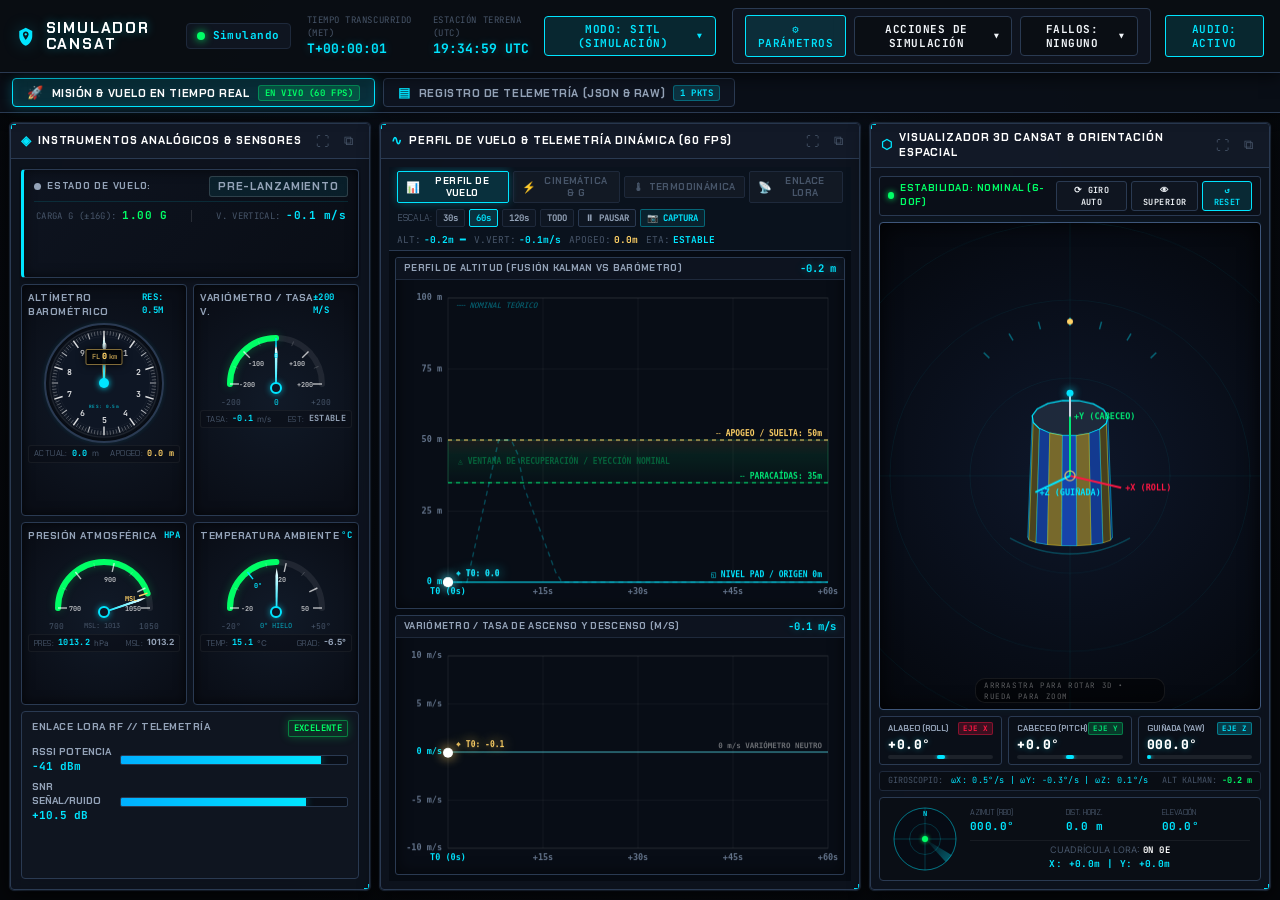
<file: index.html>
<!DOCTYPE html>
<html lang="es">
<head>
  <meta charset="UTF-8">
  <meta name="viewport" content="width=device-width, initial-scale=1.0">
  <title>CanSat Ground Station & Tactical Simulator | SITL & HITL</title>
  <meta name="description" content="Estación terrena y simulador táctico aeroespacial de alta fidelidad para CanSat. Operación dual SITL (física inercial) y HITL (Web Serial ESP32 / LoRa).">

  <!-- Typography: Tactical JetBrains Mono & Chakra Petch -->
  <link rel="preconnect" href="https://fonts.googleapis.com">
  <link rel="preconnect" href="https://fonts.gstatic.com" crossorigin>
  <link href="https://fonts.googleapis.com/css2?family=Chakra+Petch:wght@500;600;700;800&family=JetBrains+Mono:wght@400;500;700;800&family=Inter:wght@400;500;600&display=swap" rel="stylesheet">

  <!-- Tactical Style Sheets -->
  <link rel="stylesheet" href="css/base.css">
  <link rel="stylesheet" href="css/dashboard.css">
  <link rel="stylesheet" href="css/instruments.css">
  <link rel="stylesheet" href="css/tactical_grid.css">
</head>
<body>

  <!-- Master Application Layout -->
  <div class="app-container">

    <!-- MASTER TACTICAL HEADER -->
    <header class="master-header">
      <div class="header-left">
        <div class="mission-logo">
          <!-- Aerospace Tactical Vector Icon -->
          <svg class="mission-emblem" viewBox="0 0 24 24">
            <path d="M12 2L4 6v6c0 5.55 3.84 10.74 8 12 4.16-1.26 8-6.45 8-12V6l-8-4zm0 4.5c1.93 0 3.5 1.57 3.5 3.5 0 2.5-3.5 7-3.5 7s-3.5-4.5-3.5-7c0-1.93 1.57-3.5 3.5-3.5zm0 2c-.83 0-1.5.67-1.5 1.5s.67 1.5 1.5 1.5 1.5-.67 1.5-1.5-.67-1.5-1.5-1.5z"/>
          </svg>
          <div class="mission-title-group">
            <h1>Simulador CanSat</h1>
          </div>
        </div>

        <!-- PÍLDORA DE ESTADO GLOBAL SIMPLIFICADA (En linea, Sin conexion, Simulando, Error) -->
        <div class="status-pill-group" id="master-status-pill">
          <span class="status-dot" id="master-status-dot"></span>
          <span class="font-mono" style="font-size:11px; font-weight:700;" id="master-status-text">Simulando</span>
        </div>
      </div>

      <!-- CENTER: MISSION CLOCKS & MODE DROPDOWN -->
      <div class="header-center">
        <div class="header-clocks">
          <div class="clock-item">
            <span class="clock-label">TIEMPO TRANSCURRIDO (MET)</span>
            <span class="clock-val" id="clock-met-val">T+00:00:00</span>
          </div>
          <div class="clock-item">
            <span class="clock-label">ESTACIÓN TERRENA (UTC)</span>
            <span class="clock-val" id="clock-utc-val">--:--:-- UTC</span>
          </div>
        </div>

        <!-- 3. SELECTOR DE MODO DESPLEGABLE TÁCTICO -->
        <div class="tactical-dropdown" id="mode-dropdown">
          <button type="button" class="tactical-dropdown-btn primary" id="mode-dropdown-trigger">
            <span id="mode-dropdown-label">MODO: SITL (SIMULACIÓN)</span>
            <span class="dropdown-arrow">▼</span>
          </button>
          <div class="tactical-dropdown-menu">
            <div class="dropdown-item active" data-mode="SITL">⚡ Modo SITL (Simulación)</div>
            <div class="dropdown-item" data-mode="HITL">📡 Modo HITL (Hardware ESP32)</div>
          </div>
        </div>
      </div>

      <!-- RIGHT: DYNAMIC TOOLBAR DROPDOWN & PARAMETERS BUTTON -->
      <div class="header-right">
        <!-- SITL Dedicated Controls: Parámetros como botón + Menú desplegable de acciones -->
        <div class="control-strip" id="sitl-controls-strip">
          <button class="btn-tactical primary" id="sitl-btn-config" title="Configurar Parámetros de Misión">⚙ PARÁMETROS</button>

          <!-- 4. Menú desplegable de Acciones de Simulación -->
          <div class="tactical-dropdown" id="sitl-actions-dropdown">
            <button type="button" class="tactical-dropdown-btn" id="sitl-actions-trigger">
              <span id="sitl-actions-label">ACCIONES DE SIMULACIÓN</span>
              <span class="dropdown-arrow">▼</span>
            </button>
            <div class="tactical-dropdown-menu">
              <div class="dropdown-item" data-sitl-action="PLAY">▶ Iniciar / Reanudar Simulación</div>
              <div class="dropdown-item" data-sitl-action="PAUSE">⏸ Pausar Simulación</div>
              <div class="dropdown-item" data-sitl-action="RESET">↺ Reiniciar Perfil de Vuelo</div>
            </div>
          </div>
          
          <!-- Menú desplegable de Inyección de Fallos -->
          <div class="tactical-dropdown" id="sitl-anomaly-dropdown">
            <button type="button" class="tactical-dropdown-btn" id="sitl-anomaly-trigger">
              <span id="sitl-anomaly-label">FALLOS: NINGUNO</span>
              <span class="dropdown-arrow">▼</span>
            </button>
            <div class="tactical-dropdown-menu">
              <div class="dropdown-item active" data-anomaly="NONE">✓ Estado Nominal (Sin Fallos)</div>
              <div class="dropdown-divider"></div>
              <div class="dropdown-item" data-anomaly="PARACHUTE_FAILURE">⚠ Fallo Despliegue Paracaídas</div>
              <div class="dropdown-item" data-anomaly="BARO_SPIKE">⚠ Pico Errático Barómetro (BMP280)</div>
              <div class="dropdown-item" data-anomaly="SIGNAL_DROP">⚠ Degradación Enlace LoRa</div>
            </div>
          </div>
        </div>

        <!-- HITL Dedicated Controls: Herramientas serial en menú desplegable -->
        <div class="control-strip" id="hitl-controls-strip" style="display:none;">
          <select id="serial-baud-select" class="table-input" style="font-size:10px; padding:4px 6px;">
            <option value="115200" selected>115200 Baudios</option>
            <option value="57600">57600 Baudios</option>
            <option value="9600">9600 Baudios</option>
          </select>

          <!-- 4. Menú desplegable para acciones de Hardware Serial -->
          <div class="tactical-dropdown" id="hitl-actions-dropdown">
            <button type="button" class="tactical-dropdown-btn success" id="hitl-actions-trigger">
              <span id="hitl-actions-label">HERRAMIENTAS SERIAL</span>
              <span class="dropdown-arrow">▼</span>
            </button>
            <div class="tactical-dropdown-menu">
              <div class="dropdown-item" id="hitl-item-connect" data-hitl-action="CONNECT">⚡ Conectar ESP32 (Serial)</div>
              <div class="dropdown-item danger" id="hitl-item-disconnect" data-hitl-action="DISCONNECT" style="display:none;">✕ Desconectar ESP32</div>
              <div class="dropdown-divider"></div>
              <div class="dropdown-item" data-hitl-action="CONSOLE">⌨ Abrir Consola Serial</div>
            </div>
          </div>
        </div>

        <!-- Master system switches (sin efecto CRT) -->
        <div class="system-actions">
          <button class="btn-tactical primary" id="btn-audio-toggle" title="Activar/Silenciar Audio Diegético">AUDIO: ACTIVO</button>
        </div>
      </div>
    </header>

    <!-- WORKSPACE TACTICAL TABS STRIP -->
    <nav class="tactical-workspace-tabs" id="workspace-tabs-nav">
      <button class="workspace-tab-btn active" data-tab="flight" id="tab-btn-flight" title="Visualización táctica de vuelo, instrumentos y perfiles">
        <span class="tab-btn-icon">🚀</span>
        <span class="tab-btn-text">MISIÓN & VUELO EN TIEMPO REAL</span>
        <span class="tab-btn-pill live">EN VIVO (60 FPS)</span>
      </button>
      <button class="workspace-tab-btn" data-tab="telemetry" id="tab-btn-telemetry" title="Registro detallado de telemetría en bruto, filtrado y exportador">
        <span class="tab-btn-icon">▤</span>
        <span class="tab-btn-text">REGISTRO DE TELEMETRÍA (JSON & RAW)</span>
        <span class="tab-btn-pill counter" id="tab-telemetry-badge">0 PKTS</span>
      </button>
    </nav>

    <!-- TAB 1: FLIGHT & MISSION WORKSPACE -->
    <main class="tactical-workspace" id="workspace-tab-flight">

      <!-- QUADRANT 1: ANALOG INSTRUMENTS CLUSTER -->
      <section class="tactical-panel panel-instruments" data-module-id="instruments">
        <div class="panel-header">
          <div class="panel-title">
            <span class="panel-title-icon">◈</span>
            <span>INSTRUMENTOS ANALÓGICOS & SENSORES</span>
          </div>
          <div class="panel-actions">
            <button class="btn-icon maximize-btn" title="Maximizar panel en pantalla completa">⛶</button>
            <button class="btn-icon popout-btn" title="Desacoplar a monitor secundario 4K">⧉</button>
          </div>
        </div>
        <div class="panel-body" id="panel-instruments-body">
          <!-- Populated by AnalogGaugesComponent -->
        </div>
      </section>

      <!-- QUADRANT 2: DYNAMIC 60FPS OSCILLOSCOPE CHARTS -->
      <section class="tactical-panel panel-charts" data-module-id="charts">
        <div class="panel-header">
          <div class="panel-title">
            <span class="panel-title-icon">∿</span>
            <span>PERFIL DE VUELO & TELEMETRÍA DINÁMICA (60 FPS)</span>
          </div>
          <div class="panel-actions">
            <button class="btn-icon maximize-btn" title="Maximizar panel en pantalla completa">⛶</button>
            <button class="btn-icon popout-btn" title="Desacoplar a monitor secundario 4K">⧉</button>
          </div>
        </div>
        <div class="panel-body" id="panel-charts-body">
          <!-- Populated by ChartsEngine -->
        </div>
      </section>

      <!-- QUADRANT 3: 2D POLAR/CARTESIAN TACTICAL RADAR & ATTITUDE HUD -->
      <section class="tactical-panel panel-tactical-radar" data-module-id="radar">
        <div class="panel-header">
          <div class="panel-title">
            <span class="panel-title-icon">⬡</span>
            <span>VISUALIZADOR 3D CANSAT & ORIENTACIÓN ESPACIAL</span>
          </div>
          <div class="panel-actions">
            <button class="btn-icon maximize-btn" title="Maximizar panel en pantalla completa">⛶</button>
            <button class="btn-icon popout-btn" title="Desacoplar a monitor secundario 4K">⧉</button>
          </div>
        </div>
        <div class="panel-body" id="panel-radar-body">
          <!-- Populated by TacticalRadarComponent -->
        </div>
      </section>

    </main>

    <!-- TAB 2: RAW TELEMETRY DATA & EXPORT WORKSPACE -->
    <main class="tactical-workspace-telemetry" id="workspace-tab-telemetry" style="display: none;">
      <!-- FULL VIEWPORT RAW TELEMETRY PANEL -->
      <section class="tactical-panel panel-raw-telemetry" data-module-id="raw_table">
        <div class="panel-header">
          <div class="panel-title">
            <span class="panel-title-icon">▤</span>
            <span>REGISTRO DE TELEMETRÍA EN BRUTO (PAQUETES JSON)</span>
          </div>
          <div class="panel-actions">
            <button class="btn-icon maximize-btn" title="Maximizar panel en pantalla completa">⛶</button>
            <button class="btn-icon popout-btn" title="Desacoplar a monitor secundario 4K">⧉</button>
          </div>
        </div>
        <div class="panel-body" id="panel-raw-body">
          <!-- Populated by RawTableComponent -->
        </div>
      </section>
    </main>

  </div>

  <!-- SERIAL CONSOLE MODAL FOR HITL DEBUGGING -->
  <div class="serial-console-overlay" id="serial-console-modal">
    <div class="panel-header" style="background:#0e1522;">
      <div class="panel-title">
        <span class="panel-title-icon">⌨</span>
        <span>CONSOLA RAW WEB SERIAL (ESP32 - 115200 BAUD)</span>
      </div>
      <button class="btn-tactical danger" id="btn-close-serial-console" style="padding:2px 6px; font-size:10px;">CERRAR</button>
    </div>
    <div class="serial-log-content" id="serial-log-pre">-- Monitor Serial CanSat Listo --
Esperando flujo asíncrono desde ESP32...
</div>
    <div style="padding:6px; display:flex; gap:6px; background:#0e1522; border-top:1px solid var(--border-tactical);">
      <input type="text" id="input-serial-cmd" class="table-input" placeholder="Enviar comando al ESP32 (ej. PING, CALIBRATE)..." style="flex:1;">
      <button class="btn-tactical primary" id="btn-send-serial-cmd">ENVIAR</button>
    </div>
  </div>

  <!-- SITL MISSION PARAMETERS CONFIGURATION MODAL -->
  <div class="tactical-modal-backdrop" id="sitl-config-modal">
    <div class="tactical-modal-dialog">
      <div class="modal-header-strip">
        <div class="panel-title">
          <span class="panel-title-icon">⚙</span>
          <span>PARÁMETROS DE MISIÓN // SIMULADOR FÍSICO SITL</span>
        </div>
        <button class="btn-tactical danger" id="btn-modal-close-x" style="padding:2px 7px; font-size:10px;">✕</button>
      </div>

      <div class="modal-body-content">
        <!-- Quick Presets -->
        <div class="modal-presets-strip">
          <span style="font-size:10px; color:var(--text-muted); text-transform:uppercase; font-family:var(--font-display);">PRESETS RÁPIDOS:</span>
          <button class="btn-tactical" id="preset-btn-drone" style="font-size:10px; padding:3px 8px; color:var(--c-cyan); border-color:var(--border-focus);">🛸 Dron Oficial (50m / 500g)</button>
          <button class="btn-tactical" id="preset-btn-standard" style="font-size:10px; padding:3px 8px;">🚀 Cohete (850m)</button>
          <button class="btn-tactical" id="preset-btn-low" style="font-size:10px; padding:3px 8px;">Baja Altura (400m)</button>
          <button class="btn-tactical" id="preset-btn-windy" style="font-size:10px; padding:3px 8px;">Viento Fuerte (7m/s)</button>
          <button class="btn-tactical" id="preset-btn-high" style="font-size:10px; padding:3px 8px;">Gran Altitud (1200m)</button>
        </div>

        <!-- 2-Column Grid Form -->
        <div class="modal-grid-form">
          <!-- Launch / Elevation Method -->
          <div class="modal-field-group" style="grid-column: 1 / 3;">
            <label class="modal-field-label">
              <span>Método de Elevación / Lanzamiento</span>
              <span class="unit">PERFIL FÍSICO</span>
            </label>
            <select id="cfg-launch-method" class="table-input">
              <option value="DRONE" selected>🛸 Dron Multirrotor (Ascenso Controlado y Suelta a 50m)</option>
              <option value="ROCKET">🚀 Cohete Sonda (Propulsión Balística ~4.5G)</option>
            </select>
          </div>

          <!-- Drone Ascent Speed -->
          <div class="modal-field-group" id="group-drone-speed">
            <label class="modal-field-label">
              <span>Velocidad Ascenso Dron</span>
              <span class="unit">m/s</span>
            </label>
            <input type="number" id="cfg-drone-speed" class="table-input" value="5.0" min="1.0" max="15.0" step="0.5">
          </div>

          <!-- Drone Hover Duration -->
          <div class="modal-field-group" id="group-drone-hover">
            <label class="modal-field-label">
              <span>Estacionario Previo a Suelta</span>
              <span class="unit">SEGUNDOS</span>
            </label>
            <input type="number" id="cfg-drone-hover" class="table-input" value="2.0" min="0.5" max="10.0" step="0.5">
          </div>

          <!-- 1. Apogee / Release target -->
          <div class="modal-field-group">
            <label class="modal-field-label">
              <span>Altitud de Suelta / Apogeo</span>
              <span class="unit">METROS</span>
            </label>
            <input type="number" id="cfg-apogee" class="table-input" value="50" min="10" max="5000" step="5">
          </div>

          <!-- 2. Parachute Deployment Alt -->
          <div class="modal-field-group">
            <label class="modal-field-label">
              <span>Despliegue de Paracaídas</span>
              <span class="unit">METROS</span>
            </label>
            <input type="number" id="cfg-chute-alt" class="table-input" value="35" min="5" max="3000" step="5">
          </div>

          <!-- 3. CanSat Mass -->
          <div class="modal-field-group">
            <label class="modal-field-label">
              <span>Masa del CanSat</span>
              <span class="unit">GRAMOS</span>
            </label>
            <input type="number" id="cfg-mass" class="table-input" value="500" min="50" max="2000" step="10">
          </div>

          <!-- 4. Wind Speed & Direction Header with GPS Action -->
          <div style="grid-column: 1 / 3; display:flex; align-items:center; justify-content:space-between; margin-top:2px; margin-bottom:-4px;">
            <span style="font-size:10px; color:var(--text-secondary); font-family:var(--font-display); font-weight:700; text-transform:uppercase;">CONDICIONES DE VIENTO & ATMÓSFERA</span>
            <button class="btn-tactical" id="btn-fetch-weather" type="button" style="font-size:9.5px; padding:2px 8px; color:var(--c-cyan); border-color:var(--border-focus);">
              📍 CONSULTAR VIENTO LOCAL (GPS)
            </button>
          </div>

          <!-- Wind Speed -->
          <div class="modal-field-group">
            <label class="modal-field-label">
              <span>Velocidad del Viento</span>
              <span class="unit">m/s</span>
            </label>
            <input type="number" id="cfg-wind-speed" class="table-input" value="3.2" min="0" max="25" step="0.5">
          </div>

          <!-- Wind Direction (Degrees) -->
          <div class="modal-field-group">
            <label class="modal-field-label">
              <span>Dirección del Viento</span>
              <span class="unit" id="cfg-wind-cardinal">45° (NE)</span>
            </label>
            <input type="number" id="cfg-wind-dir" class="table-input" value="45" min="0" max="359" step="5">
          </div>

          <!-- Meteorological feedback strip -->
          <div id="weather-feedback-strip" style="grid-column: 1 / 3; display:none; background:rgba(0,229,255,0.08); border:1px solid var(--border-tactical); padding:5px 8px; border-radius:3px; font-size:10px; font-family:var(--font-mono); color:var(--c-cyan);">
            <!-- Populated dynamically -->
          </div>

          <!-- 6. Telemetry Frequency (Hz) -->
          <div class="modal-field-group">
            <label class="modal-field-label">
              <span>Frecuencia de Muestreo</span>
              <span class="unit">Hz (PAQUETES/SEG)</span>
            </label>
            <select id="cfg-freq" class="table-input">
              <option value="1" selected>1 Hz (Mínimo Reglamentario - 1 pkt/s)</option>
              <option value="2">2 Hz (Estándar CanSat)</option>
              <option value="4">4 Hz (Alta Tasa)</option>
              <option value="5">5 Hz (Máxima Frecuencia)</option>
            </select>
          </div>

          <!-- 7. Initial Anomaly Condition -->
          <div class="modal-field-group" style="grid-column: 1 / 3;">
            <label class="modal-field-label">
              <span>Condición / Anomalía Inicial</span>
              <span class="unit">SIMULACIÓN DE FALLOS</span>
            </label>
            <select id="cfg-anomaly" class="table-input">
              <option value="NONE" selected>Vuelo Nominal (Sin Anomalías)</option>
              <option value="PARACHUTE_FAILURE">Fallo en Despliegue de Paracaídas</option>
              <option value="BARO_SPIKE">Pico Errático en Sensor Barométrico (BMP280)</option>
              <option value="SIGNAL_DROP">Degradación Crítica de Enlace LoRa (RSSI/SNR)</option>
            </select>
          </div>
        </div>

        <div style="display:flex; align-items:center; gap:8px; font-size:11px; color:var(--text-secondary); margin-top:4px;">
          <input type="checkbox" id="cfg-reset-clock" checked style="cursor:pointer;">
          <label for="cfg-reset-clock" style="cursor:pointer;">Reiniciar cronómetro de misión (MET) y telemetría al iniciar</label>
        </div>
      </div>

      <div class="modal-footer-actions">
        <button class="btn-tactical" id="btn-modal-cancel">CANCELAR</button>
        <button class="btn-tactical primary" id="btn-modal-apply" style="font-size:12px; padding:7px 16px;">▶ INICIAR SIMULACIÓN</button>
      </div>
    </div>
  </div>

  <!-- CORE SCRIPTS & ARCHITECTURAL MODULES -->
  <script src="js/state.js"></script>
  <script src="js/modules/telemetry_parser.js"></script>
  <script src="js/modules/attitude_math.js"></script>
  <script src="js/modules/physics_sitl.js"></script>
  <script src="js/modules/weather_service.js"></script>
  <script src="js/modules/web_serial.js"></script>
  <script src="js/modules/audio_system.js"></script>
  <script src="js/modules/multi_screen.js"></script>
  <script src="js/components/analog_gauges.js"></script>
  <script src="js/components/charts_engine.js"></script>
  <script src="js/components/tactical_radar.js"></script>
  <script src="js/components/raw_table.js"></script>
  <script src="js/app.js"></script>
</body>
</html>
</file>
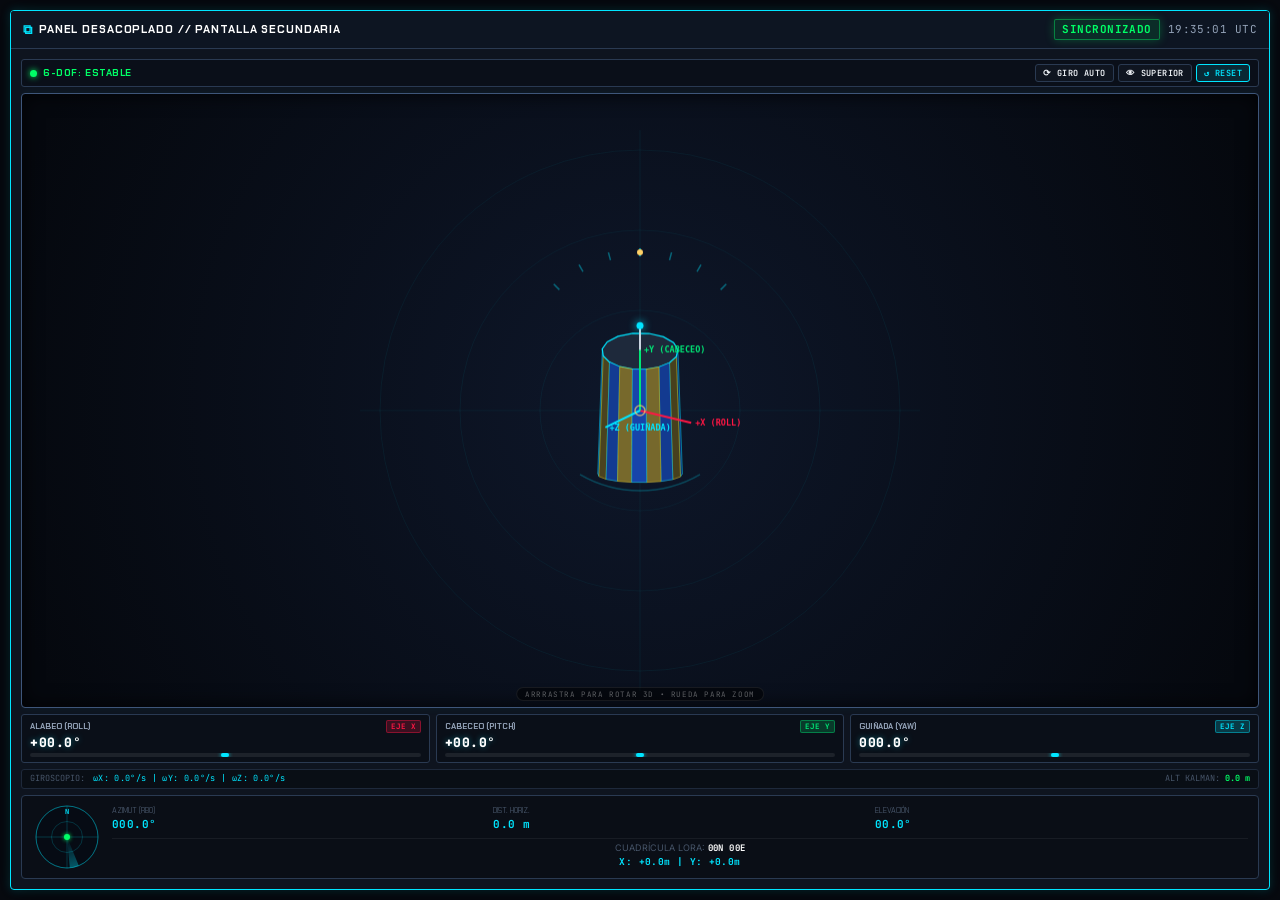
<file: popout.html>
<!DOCTYPE html>
<html lang="es">
<head>
  <meta charset="UTF-8">
  <meta name="viewport" content="width=device-width, initial-scale=1.0">
  <title>CanSat Tactical Popout View | Multi-Monitor 4K</title>

  <!-- Typography -->
  <link rel="preconnect" href="https://fonts.googleapis.com">
  <link rel="preconnect" href="https://fonts.gstatic.com" crossorigin>
  <link href="https://fonts.googleapis.com/css2?family=Chakra+Petch:wght@600;700;800&family=JetBrains+Mono:wght@400;500;700;800&family=Inter:wght@400;500;600&display=swap" rel="stylesheet">

  <link rel="stylesheet" href="css/base.css">
  <link rel="stylesheet" href="css/dashboard.css">
  <link rel="stylesheet" href="css/instruments.css">
  <link rel="stylesheet" href="css/tactical_grid.css">

  <style>
    body {
      padding: 10px;
      display: flex;
      flex-direction: column;
      height: 100vh;
      width: 100vw;
      background: #070a10;
    }
    .popout-container {
      flex: 1;
      display: flex;
      flex-direction: column;
      background: rgba(15, 21, 32, 0.95);
      border: 1px solid var(--c-cyan);
      border-radius: 4px;
      overflow: hidden;
      box-shadow: 0 0 25px rgba(0, 0, 0, 0.8), 0 0 10px var(--c-cyan-glow);
    }
    .popout-header {
      display: flex;
      align-items: center;
      justify-content: space-between;
      padding: 8px 12px;
      background: #0d1522;
      border-bottom: 1px solid var(--border-tactical);
    }
    .popout-body {
      flex: 1;
      padding: 10px;
      overflow: hidden;
      position: relative;
    }
  </style>
</head>
<body>
  <div class="popout-container">
    <div class="popout-header">
      <div class="panel-title">
        <span class="panel-title-icon">⧉</span>
        <span id="popout-title-text">PANEL DESACOPLADO (MONITOR SECUNDARIO 4K)</span>
      </div>
      <div style="display:flex; align-items:center; gap:8px;">
        <span class="badge badge-nominal" id="sync-badge">SINCRONIZADO</span>
        <span class="font-mono" style="font-size:11px; color:var(--text-secondary);" id="popout-clock">--:--:--</span>
      </div>
    </div>
    <div class="popout-body" id="popout-content-area">
      <!-- Component instantiated here based on query param -->
    </div>
  </div>

  <!-- Dependencies -->
  <script src="js/state.js"></script>
  <script src="js/modules/telemetry_parser.js"></script>
  <script src="js/modules/attitude_math.js"></script>
  <script src="js/components/analog_gauges.js"></script>
  <script src="js/components/charts_engine.js"></script>
  <script src="js/components/tactical_radar.js"></script>
  <script src="js/components/raw_table.js"></script>

  <script>
    document.addEventListener('DOMContentLoaded', () => {
      const params = new URLSearchParams(window.location.search);
      const moduleId = params.get('module') || 'radar';
      const title = params.get('title') || 'Panel Desacoplado';

      document.title = `CanSat 4K - ${title}`;
      document.getElementById('popout-title-text').textContent = `${title} // PANTALLA SECUNDARIA`;

      const contentArea = document.getElementById('popout-content-area');
      let activeComponent = null;

      if (moduleId === 'instruments') {
        activeComponent = new window.AnalogGaugesComponent(contentArea);
      } else if (moduleId === 'charts') {
        activeComponent = new window.ChartsEngine(contentArea);
      } else if (moduleId === 'radar') {
        activeComponent = new window.TacticalRadarComponent(contentArea);
      } else if (moduleId === 'raw_table') {
        activeComponent = new window.RawTableComponent(contentArea);
      }

      // Clock
      setInterval(() => {
        const d = new Date();
        document.getElementById('popout-clock').textContent = d.toISOString().substr(11, 8) + ' UTC';
      }, 1000);

      // Listen for BroadcastChannel updates from the ground station
      if ('BroadcastChannel' in window) {
        const channel = new BroadcastChannel('cansat_ground_station_bus');
        channel.onmessage = (event) => {
          const { type, payload } = event.data || {};
          if (type === 'TELEMETRY_UPDATE' && payload && activeComponent) {
            const { packet, metrics } = payload;
            if (moduleId === 'instruments') {
              activeComponent.update(packet, metrics);
            } else if (moduleId === 'charts') {
              activeComponent.addPoint(packet);
            } else if (moduleId === 'radar') {
              activeComponent.updateTelemetry(packet);
            } else if (moduleId === 'raw_table') {
              activeComponent.addPacket(packet);
            }
          }
        };

        // Request initial state from parent
        channel.postMessage({ type: 'REQUEST_STATE' });
      }
    });
  </script>
</body>
</html>
</file>
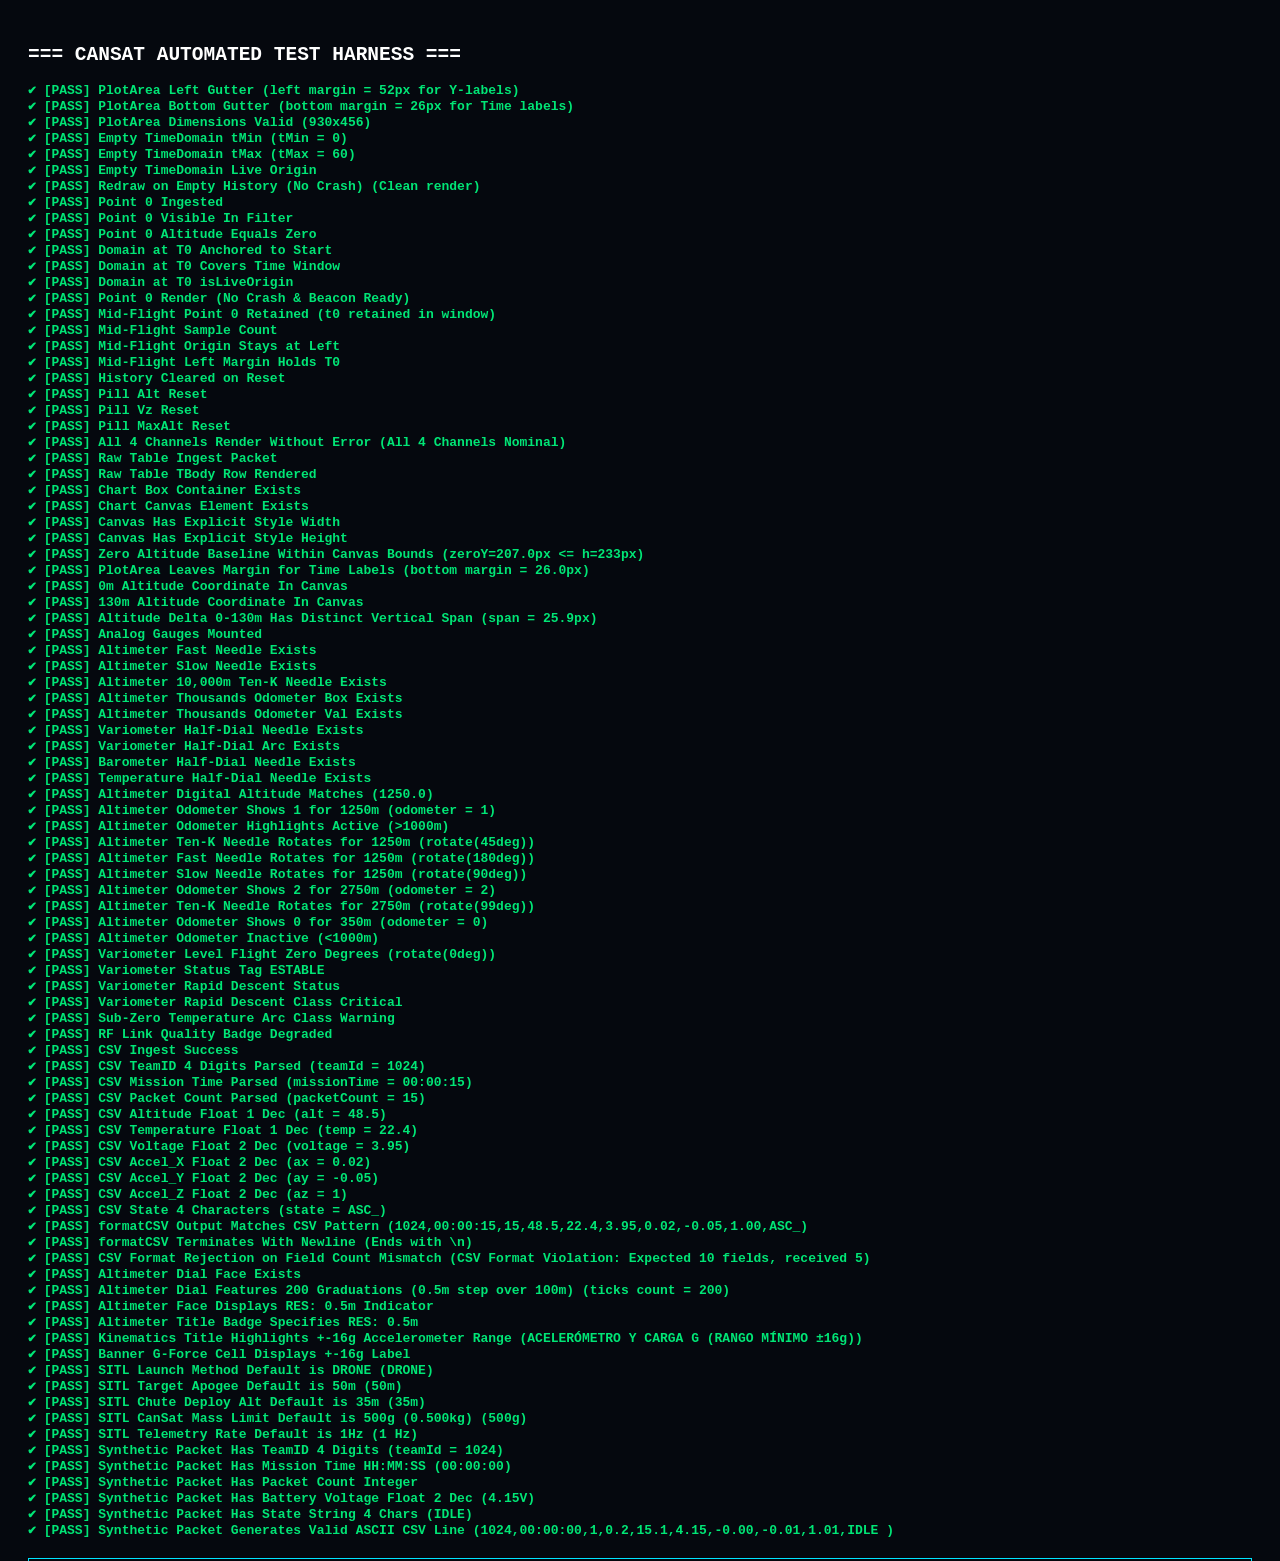
<file: test_suite.html>
<!DOCTYPE html>
<html lang="es">
<head>
  <meta charset="UTF-8">
  <title>CanSat Tactical Suite - Automated Test Harness</title>
  <link rel="stylesheet" href="css/dashboard.css">
  <link rel="stylesheet" href="css/tactical_grid.css">
  <link rel="stylesheet" href="css/instruments.css">
  <style>
    body { background: #05080e; color: #fff; font-family: monospace; padding: 20px; }
    .test-pass { color: #00e676; font-weight: bold; }
    .test-fail { color: #ff1744; font-weight: bold; }
    .test-summary { font-size: 16px; margin-top: 20px; padding: 10px; border: 1px solid #00e5ff; }
  </style>
</head>
<body>
  <h2>=== CANSAT AUTOMATED TEST HARNESS ===</h2>
  <div id="test-results"></div>

  <!-- Hidden Mount Point for Components -->
  <div id="test-mount" style="position: absolute; left: -9999px; width: 1200px; height: 800px;">
    <div id="test-charts-container" style="width: 800px; height: 500px;"></div>
    <div id="test-raw-container" style="width: 800px; height: 300px;"></div>
    <div id="test-gauges-container" style="width: 800px; height: 400px;"></div>
  </div>

  <!-- Dependencies -->
  <script src="js/modules/attitude_math.js"></script>
  <script src="js/modules/telemetry_parser.js"></script>
  <script src="js/modules/physics_sitl.js"></script>
  <script src="js/components/charts_engine.js"></script>
  <script src="js/components/raw_table.js"></script>
  <script src="js/components/analog_gauges.js"></script>

  <script>
    const resultsDiv = document.getElementById('test-results');
    let passed = 0;
    let failed = 0;

    function assert(name, condition, details = '') {
      if (condition) {
        passed++;
        resultsDiv.innerHTML += `<div class="test-pass">✔ [PASS] ${name} ${details ? '(' + details + ')' : ''}</div>`;
      } else {
        failed++;
        resultsDiv.innerHTML += `<div class="test-fail">✖ [FAIL] ${name} ${details ? ': ' + details : ''}</div>`;
      }
    }

    try {
      // -------------------------------------------------------------
      // TEST 1: ChartsEngine Initialization & Plot Area Margins
      // -------------------------------------------------------------
      const container = document.getElementById('test-charts-container');
      const engine = new window.ChartsEngine(container);
      
      const plotArea = engine.getPlotArea(1000, 500, 1);
      assert('PlotArea Left Gutter', plotArea.left >= 48, `left margin = ${plotArea.left}px for Y-labels`);
      assert('PlotArea Bottom Gutter', plotArea.bottom >= 24, `bottom margin = ${plotArea.bottom}px for Time labels`);
      assert('PlotArea Dimensions Valid', plotArea.width > 800 && plotArea.height > 400, `${plotArea.width}x${plotArea.height}`);

      // -------------------------------------------------------------
      // TEST 2: Standby / Empty State at t=0 (Before Data)
      // -------------------------------------------------------------
      const emptyDomain = engine.computeTimeDomain([]);
      assert('Empty TimeDomain tMin', emptyDomain.tMin === 0, `tMin = ${emptyDomain.tMin}`);
      assert('Empty TimeDomain tMax', emptyDomain.tMax === 60, `tMax = ${emptyDomain.tMax}`);
      assert('Empty TimeDomain Live Origin', emptyDomain.isLiveOrigin === true);

      // Verify redrawAll does not throw on empty history
      let drawEmptyError = null;
      try {
        engine.redrawAll();
      } catch (err) {
        drawEmptyError = err.message;
      }
      assert('Redraw on Empty History (No Crash)', drawEmptyError === null, drawEmptyError || 'Clean render');

      // -------------------------------------------------------------
      // TEST 3: Point 0 Visibility at Launchpad (PAD, T=0, Alt=0.0m)
      // -------------------------------------------------------------
      const t0 = 1000.0;
      const p0 = {
        timestamp: t0,
        status: 'NOMINAL',
        sensors: {
          bmp280: { altitude_m: 0.0, pressure_hpa: 1013.25, temp_c: 15.0 },
          telemetry: { rssi_lora: -45, snr: 12.0, flight_phase: 'PAD' },
          imu: { accel_mps2: { x: 0, y: 0, z: 9.81 }, gyro_rads: { x: 0, y: 0, z: 0 } },
          kalman: { filteredAltitude_m: 0.0, filteredVelocity_mps: 0.0 }
        }
      };

      engine.addPoint(p0);
      assert('Point 0 Ingested', engine.history.length === 1);
      
      const visiblePointsAtT0 = engine.getVisiblePoints();
      assert('Point 0 Visible In Filter', visiblePointsAtT0.length === 1);
      assert('Point 0 Altitude Equals Zero', visiblePointsAtT0[0].altKalman === 0.0);

      const domainAtT0 = engine.computeTimeDomain(visiblePointsAtT0);
      assert('Domain at T0 Anchored to Start', domainAtT0.tMin === t0);
      assert('Domain at T0 Covers Time Window', domainAtT0.tMax === t0 + 60);
      assert('Domain at T0 isLiveOrigin', domainAtT0.isLiveOrigin === true);

      // Verify single point rendering does not crash and draws beacon
      let drawP0Error = null;
      try {
        engine.redrawAll();
      } catch (err) {
        drawP0Error = err.message;
      }
      assert('Point 0 Render (No Crash & Beacon Ready)', drawP0Error === null);

      // -------------------------------------------------------------
      // TEST 4: Progressive Time Advancement (t=0 to t=15s)
      // -------------------------------------------------------------
      for (let s = 1; s <= 15; s++) {
        engine.addPoint({
          timestamp: t0 + s,
          status: 'NOMINAL',
          sensors: {
            bmp280: { altitude_m: s * 10, pressure_hpa: 1013.25 - s, temp_c: 15.0 - s * 0.1 },
            telemetry: { rssi_lora: -50, snr: 11.5, flight_phase: 'ASCENT' },
            imu: { accel_mps2: { x: 0, y: 0, z: 19.6 }, gyro_rads: { x: 0, y: 0, z: 0.1 } },
            kalman: { filteredAltitude_m: s * 10, filteredVelocity_mps: 10.0 }
          }
        });
      }

      const visibleMidFlight = engine.getVisiblePoints();
      assert('Mid-Flight Point 0 Retained', visibleMidFlight[0].t === t0, `t0 retained in window`);
      assert('Mid-Flight Sample Count', visibleMidFlight.length === 16);
      
      const midDomain = engine.computeTimeDomain(visibleMidFlight);
      assert('Mid-Flight Origin Stays at Left', midDomain.isLiveOrigin === true);
      assert('Mid-Flight Left Margin Holds T0', midDomain.tMin === t0);

      // -------------------------------------------------------------
      // TEST 5: Reset Behavior
      // -------------------------------------------------------------
      engine.reset();
      assert('History Cleared on Reset', engine.history.length === 0);
      assert('Pill Alt Reset', engine.elements.pillAlt.textContent.includes('0.0m'));
      assert('Pill Vz Reset', engine.elements.pillVz.textContent.includes('+0.0m/s'));
      assert('Pill MaxAlt Reset', engine.elements.pillMaxAlt.textContent === '0.0m');

      // -------------------------------------------------------------
      // TEST 6: Channel Switching (All 4 Tactical Channels)
      // -------------------------------------------------------------
      const channels = ['PROFILE', 'KINEMATICS', 'ENVIRONMENT', 'RF_LINK'];
      let channelErrors = [];
      channels.forEach(ch => {
        try {
          engine.activeChannel = ch;
          engine.redrawAll();
        } catch (err) {
          channelErrors.push(`${ch}: ${err.message}`);
        }
      });
      assert('All 4 Channels Render Without Error', channelErrors.length === 0, channelErrors.join(', ') || 'All 4 Channels Nominal');

      // -------------------------------------------------------------
      // TEST 7: Raw Telemetry Component Ingest & Filtering
      // -------------------------------------------------------------
      const rawContainer = document.getElementById('test-raw-container');
      const rawTable = new window.RawTableComponent(rawContainer);
      rawTable.addPacket(p0);
      assert('Raw Table Ingest Packet', rawTable.rows.length === 1);
      assert('Raw Table TBody Row Rendered', rawTable.tbody.children.length === 1);

      // -------------------------------------------------------------
      // TEST 8: Low Altitude Visibility (0m - 130m) & Zero Canvas Overflow
      // -------------------------------------------------------------
      const testBox = container.querySelector('.chart-box');
      const testCanvas = container.querySelector('.chart-canvas');
      assert('Chart Box Container Exists', testBox !== null);
      assert('Chart Canvas Element Exists', testCanvas !== null);

      engine.resizeCanvases();
      assert('Canvas Has Explicit Style Width', testCanvas.style.width !== '');
      assert('Canvas Has Explicit Style Height', testCanvas.style.height !== '');

      const dpr = window.devicePixelRatio || 1;
      const plotAreaAlt = engine.getPlotArea(testCanvas.width, testCanvas.height, dpr);
      const zeroY = plotAreaAlt.top + plotAreaAlt.height;
      const zeroYCss = zeroY / dpr;
      const canvasHeightCss = parseFloat(testCanvas.style.height);

      assert('Zero Altitude Baseline Within Canvas Bounds', zeroYCss <= canvasHeightCss, `zeroY=${zeroYCss.toFixed(1)}px <= h=${canvasHeightCss}px`);
      assert('PlotArea Leaves Margin for Time Labels', (canvasHeightCss - zeroYCss) >= 20, `bottom margin = ${(canvasHeightCss - zeroYCss).toFixed(1)}px`);

      // Altitude 0 to 130m coordinates are well within plot area
      const maxAltScale = 950;
      const y0 = plotAreaAlt.top + plotAreaAlt.height - (0 / maxAltScale) * plotAreaAlt.height;
      const y130 = plotAreaAlt.top + plotAreaAlt.height - (130 / maxAltScale) * plotAreaAlt.height;
      assert('0m Altitude Coordinate In Canvas', y0 <= testCanvas.height);
      assert('130m Altitude Coordinate In Canvas', y130 >= plotAreaAlt.top && y130 < y0);
      assert('Altitude Delta 0-130m Has Distinct Vertical Span', (y0 - y130) > 15, `span = ${(y0 - y130).toFixed(1)}px`);

      // -------------------------------------------------------------
      // TEST 9: AnalogGaugesComponent Initialization & Structure
      // -------------------------------------------------------------
      const gaugesContainer = document.getElementById('test-gauges-container');
      const gauges = new window.AnalogGaugesComponent(gaugesContainer);
      assert('Analog Gauges Mounted', gaugesContainer.querySelector('.instruments-grid') !== null);
      assert('Altimeter Fast Needle Exists', gauges.elements.needleFast !== null);
      assert('Altimeter Slow Needle Exists', gauges.elements.needleSlow !== null);
      assert('Altimeter 10,000m Ten-K Needle Exists', gauges.elements.needleTenK !== null);
      assert('Altimeter Thousands Odometer Box Exists', gauges.elements.altKBox !== null);
      assert('Altimeter Thousands Odometer Val Exists', gauges.elements.altKVal !== null);
      assert('Variometer Half-Dial Needle Exists', gauges.elements.vspeedNeedle !== null);
      assert('Variometer Half-Dial Arc Exists', gauges.elements.vspeedArc !== null);
      assert('Barometer Half-Dial Needle Exists', gauges.elements.pressureNeedle !== null);
      assert('Temperature Half-Dial Needle Exists', gauges.elements.tempNeedle !== null);

      // -------------------------------------------------------------
      // TEST 10: Multi-Range Altimeter (>1000m) & Odometer Window
      // -------------------------------------------------------------
      // Case A: 1250 meters
      const packet1250 = {
        timestamp: 1050.0,
        status: 'NOMINAL',
        sensors: {
          bmp280: { altitude_m: 1250.0, pressure_hpa: 875.0, temp_c: 12.0 },
          telemetry: { rssi_lora: -65, snr: 9.5, flight_phase: 'ASCENSO' },
          imu: { accel_mps2: { x: 0, y: 0, z: 9.81 }, gyro_rads: { x: 0, y: 0, z: 0 } },
          kalman: { filteredAltitude_m: 1250.0, filteredVelocity_mps: 8.5 }
        }
      };
      gauges.update(packet1250, { maxAltitude_m: 1250.0, linkQuality: 'EXCELLENT', flightPhase: 'ASCENSO', descentRate_mps: 8.5 });

      assert('Altimeter Digital Altitude Matches', gauges.elements.altNum.textContent === '1250.0', gauges.elements.altNum.textContent);
      assert('Altimeter Odometer Shows 1 for 1250m', gauges.elements.altKVal.textContent === '1', `odometer = ${gauges.elements.altKVal.textContent}`);
      assert('Altimeter Odometer Highlights Active (>1000m)', gauges.elements.altKBox.classList.contains('active-high'));
      const getRotation = el => parseFloat(el.style.transform.replace(/[^\d.-]/g, ''));
      assert('Altimeter Ten-K Needle Rotates for 1250m', Math.abs(getRotation(gauges.elements.needleTenK) - 45) < 0.1, gauges.elements.needleTenK.style.transform);
      assert('Altimeter Fast Needle Rotates for 1250m', Math.abs(getRotation(gauges.elements.needleFast) - 180) < 0.1, gauges.elements.needleFast.style.transform);
      assert('Altimeter Slow Needle Rotates for 1250m', Math.abs(getRotation(gauges.elements.needleSlow) - 90) < 0.1, gauges.elements.needleSlow.style.transform);

      // Case B: 2750 meters
      const packet2750 = {
        timestamp: 1100.0,
        status: 'NOMINAL',
        sensors: {
          bmp280: { altitude_m: 2750.0, pressure_hpa: 730.0, temp_c: 5.0 },
          telemetry: { rssi_lora: -72, snr: 7.0, flight_phase: 'ASCENSO' },
          imu: { accel_mps2: { x: 0, y: 0, z: 9.81 }, gyro_rads: { x: 0, y: 0, z: 0 } },
          kalman: { filteredAltitude_m: 2750.0, filteredVelocity_mps: 12.0 }
        }
      };
      gauges.update(packet2750, { maxAltitude_m: 2750.0, linkQuality: 'EXCELLENT', flightPhase: 'ASCENSO', descentRate_mps: 12.0 });
      assert('Altimeter Odometer Shows 2 for 2750m', gauges.elements.altKVal.textContent === '2', `odometer = ${gauges.elements.altKVal.textContent}`);
      assert('Altimeter Ten-K Needle Rotates for 2750m', Math.abs(getRotation(gauges.elements.needleTenK) - 99) < 0.1, gauges.elements.needleTenK.style.transform);

      // Case C: 350 meters (< 1000m)
      const packet350 = {
        timestamp: 1020.0,
        status: 'NOMINAL',
        sensors: {
          bmp280: { altitude_m: 350.0, pressure_hpa: 970.0, temp_c: 18.0 },
          telemetry: { rssi_lora: -50, snr: 11.0, flight_phase: 'ASCENSO' },
          imu: { accel_mps2: { x: 0, y: 0, z: 9.81 }, gyro_rads: { x: 0, y: 0, z: 0 } },
          kalman: { filteredAltitude_m: 350.0, filteredVelocity_mps: 5.0 }
        }
      };
      gauges.update(packet350, { maxAltitude_m: 350.0, linkQuality: 'EXCELLENT', flightPhase: 'ASCENSO', descentRate_mps: 5.0 });
      assert('Altimeter Odometer Shows 0 for 350m', gauges.elements.altKVal.textContent === '0', `odometer = ${gauges.elements.altKVal.textContent}`);
      assert('Altimeter Odometer Inactive (<1000m)', !gauges.elements.altKBox.classList.contains('active-high'));

      // -------------------------------------------------------------
      // TEST 11: Half-Dial Gauges Response (Variometer, Baro, Temp)
      // -------------------------------------------------------------
      // Vz = 0 m/s -> Center needle (0 deg)
      const packetHover = {
        timestamp: 1150.0,
        status: 'NOMINAL',
        sensors: {
          bmp280: { altitude_m: 500.0, pressure_hpa: 955.0, temp_c: 20.0 },
          telemetry: { rssi_lora: -55, snr: 10.0, flight_phase: 'ESTACIONARIO' },
          imu: { accel_mps2: { x: 0, y: 0, z: 9.81 }, gyro_rads: { x: 0, y: 0, z: 0 } },
          kalman: { filteredAltitude_m: 500.0, filteredVelocity_mps: 0.0 }
        }
      };
      gauges.update(packetHover, { maxAltitude_m: 500.0, linkQuality: 'EXCELLENT', flightPhase: 'ESTACIONARIO', descentRate_mps: 0.0 });
      assert('Variometer Level Flight Zero Degrees', Math.abs(getRotation(gauges.elements.vspeedNeedle) - 0) < 0.1, gauges.elements.vspeedNeedle.style.transform);
      assert('Variometer Status Tag ESTABLE', gauges.elements.vspeedSubTag.textContent === 'ESTABLE');

      // Vz = -15 m/s -> Fast Descent Warning
      const packetDescent = {
        timestamp: 1200.0,
        status: 'NOMINAL',
        sensors: {
          bmp280: { altitude_m: 400.0, pressure_hpa: 965.0, temp_c: -5.0 },
          telemetry: { rssi_lora: -90, snr: 2.0, flight_phase: 'DESCENSO' },
          imu: { accel_mps2: { x: 0, y: 0, z: 9.81 }, gyro_rads: { x: 0, y: 0, z: 0 } },
          kalman: { filteredAltitude_m: 400.0, filteredVelocity_mps: -15.0 }
        }
      };
      gauges.update(packetDescent, { maxAltitude_m: 500.0, linkQuality: 'DEGRADED', flightPhase: 'DESCENSO', descentRate_mps: -15.0 });
      assert('Variometer Rapid Descent Status', gauges.elements.vspeedSubTag.textContent === 'CAÍDA RÁPIDA');
      assert('Variometer Rapid Descent Class Critical', gauges.elements.vspeedArc.getAttribute('class').includes('critical'));
      assert('Sub-Zero Temperature Arc Class Warning', gauges.elements.tempArc.getAttribute('class').includes('warning'));
      assert('RF Link Quality Badge Degraded', gauges.elements.rfStatus.textContent === 'DEGRADADO');

      // -------------------------------------------------------------
      // TEST 12: CanSat Telemetry Protocol (ASCII CSV & Formato 10 Campos)
      // -------------------------------------------------------------
      const parser = new window.TelemetryParser();
      const validCsv = '1024,00:00:15,15,48.5,22.4,3.95,0.02,-0.05,1.00,ASC_\n';
      const parsedCsv = parser.parse(validCsv);
      assert('CSV Ingest Success', parsedCsv.success === true, parsedCsv.error);
      assert('CSV TeamID 4 Digits Parsed', parsedCsv.packet.teamId === 1024, `teamId = ${parsedCsv.packet.teamId}`);
      assert('CSV Mission Time Parsed', parsedCsv.packet.missionTime === '00:00:15', `missionTime = ${parsedCsv.packet.missionTime}`);
      assert('CSV Packet Count Parsed', parsedCsv.packet.packetCount === 15, `packetCount = ${parsedCsv.packet.packetCount}`);
      assert('CSV Altitude Float 1 Dec', parsedCsv.packet.sensors.bmp280.altitude_m === 48.5, `alt = ${parsedCsv.packet.sensors.bmp280.altitude_m}`);
      assert('CSV Temperature Float 1 Dec', parsedCsv.packet.sensors.bmp280.temp_c === 22.4, `temp = ${parsedCsv.packet.sensors.bmp280.temp_c}`);
      assert('CSV Voltage Float 2 Dec', parsedCsv.packet.voltage === 3.95, `voltage = ${parsedCsv.packet.voltage}`);
      assert('CSV Accel_X Float 2 Dec', parsedCsv.packet.sensors.imu.accel_g.x === 0.02, `ax = ${parsedCsv.packet.sensors.imu.accel_g.x}`);
      assert('CSV Accel_Y Float 2 Dec', parsedCsv.packet.sensors.imu.accel_g.y === -0.05, `ay = ${parsedCsv.packet.sensors.imu.accel_g.y}`);
      assert('CSV Accel_Z Float 2 Dec', parsedCsv.packet.sensors.imu.accel_g.z === 1.00, `az = ${parsedCsv.packet.sensors.imu.accel_g.z}`);
      assert('CSV State 4 Characters', parsedCsv.packet.flightState === 'ASC_', `state = ${parsedCsv.packet.flightState}`);

      // Test formatCSV round-trip
      const formattedCsv = window.TelemetryParser.formatCSV(parsedCsv.packet);
      assert('formatCSV Output Matches CSV Pattern', formattedCsv.trim() === '1024,00:00:15,15,48.5,22.4,3.95,0.02,-0.05,1.00,ASC_', formattedCsv.trim());
      assert('formatCSV Terminates With Newline', formattedCsv.endsWith('\n'), 'Ends with \\n');

      // Test CSV Anomaly detection (bad fields)
      const badCsv = '1024,00:00:15,15,48.5,22.4\n'; // Only 5 fields
      const badResult = parser.parse(badCsv);
      assert('CSV Format Rejection on Field Count Mismatch', badResult.success === false, badResult.error);

      // -------------------------------------------------------------
      // TEST 13: Interfaz: Resolución Altímetro 0.5m & Rango Acelerómetro ±16g
      // -------------------------------------------------------------
      const altDial = gaugesContainer.querySelector('#altimeter-dial');
      assert('Altimeter Dial Face Exists', altDial !== null);
      const altTicks = altDial.querySelectorAll('line');
      assert('Altimeter Dial Features 200 Graduations (0.5m step over 100m)', altTicks.length === 200, `ticks count = ${altTicks.length}`);
      assert('Altimeter Face Displays RES: 0.5m Indicator', altDial.innerHTML.includes('RES: 0.5m'));
      assert('Altimeter Title Badge Specifies RES: 0.5m', gaugesContainer.querySelector('.gauge-title-badge').textContent.includes('RES: 0.5m'));

      engine.activeChannel = 'KINEMATICS';
      engine.updateTitles();
      assert('Kinematics Title Highlights +-16g Accelerometer Range', engine.elements.titlePrimary.textContent.includes('±16g'), engine.elements.titlePrimary.textContent);
      assert('Banner G-Force Cell Displays +-16g Label', gaugesContainer.querySelector('.flight-sub-label').textContent.includes('±16g'));

      // -------------------------------------------------------------
      // TEST 14: Valores Predeterminados CanSat (50m Dron, 500g Masa, 1Hz Telemetría)
      // -------------------------------------------------------------
      const testSitl = new window.PhysicsSITL();
      assert('SITL Launch Method Default is DRONE', testSitl.state.launchMethod === 'DRONE', testSitl.state.launchMethod);
      assert('SITL Target Apogee Default is 50m', testSitl.state.apogeeTarget_m === 50, `${testSitl.state.apogeeTarget_m}m`);
      assert('SITL Chute Deploy Alt Default is 35m', testSitl.state.chuteDeployAlt_m === 35, `${testSitl.state.chuteDeployAlt_m}m`);
      assert('SITL CanSat Mass Limit Default is 500g (0.500kg)', testSitl.CANSAT_MASS === 0.500, `${testSitl.CANSAT_MASS * 1000}g`);
      assert('SITL Telemetry Rate Default is 1Hz', testSitl.frequencyHz === 1, `${testSitl.frequencyHz} Hz`);

      const syntheticPkt = testSitl.generateSyntheticTelemetry();
      assert('Synthetic Packet Has TeamID 4 Digits', String(syntheticPkt.teamId).length === 4, `teamId = ${syntheticPkt.teamId}`);
      assert('Synthetic Packet Has Mission Time HH:MM:SS', /^\d{2}:\d{2}:\d{2}$/.test(syntheticPkt.missionTime), syntheticPkt.missionTime);
      assert('Synthetic Packet Has Packet Count Integer', Number.isInteger(syntheticPkt.packetCount));
      assert('Synthetic Packet Has Battery Voltage Float 2 Dec', typeof syntheticPkt.voltage === 'number' && syntheticPkt.voltage >= 3.3 && syntheticPkt.voltage <= 4.3, `${syntheticPkt.voltage}V`);
      assert('Synthetic Packet Has State String 4 Chars', syntheticPkt.flightState.length === 4, syntheticPkt.flightState);
      assert('Synthetic Packet Generates Valid ASCII CSV Line', syntheticPkt.rawCSV && syntheticPkt.rawCSV.endsWith('\n'), syntheticPkt.rawCSV);

    } catch (e) {
      assert('Test Execution Crash', false, e.message);
    }

    // Final Report Summary
    const total = passed + failed;
    resultsDiv.innerHTML += `
      <div class="test-summary">
        <strong>TOTAL TESTS: ${total} | PASADOS: <span class="test-pass">${passed}</span> | FALLADOS: <span class="test-fail">${failed}</span></strong>
        <div id="test-verdict" data-passed="${passed}" data-failed="${failed}" style="margin-top:5px; color:${failed === 0 ? '#00e676' : '#ff1744'};">
          ${failed === 0 ? '✓ TODOS LOS TESTS PASARON SATISFACTORIAMENTE' : '⚠ EXISTEN FALLOS EN EL BANCO DE PRUEBAS'}
        </div>
      </div>
    `;
  </script>
</body>
</html>
</file>
<file: css/base.css>
/* ==========================================================================
   CAN-SAT TACTICAL GROUND STATION - BASE DESIGN TOKENS & SYSTEM
   Aesthetic: Diegetic Aerospace Flight Controller / High-Contrast Mission HUD
   ========================================================================== */

:root {
  /* Core Palette */
  --bg-space: #05070a;
  --bg-surface: #0a0e14;
  --bg-card: #0f1520;
  --bg-card-hover: #151d2c;
  --bg-card-active: #192335;
  --bg-input: #0b1118;
  
  /* Borders & Grids */
  --border-dim: #1e293b;
  --border-tactical: #2a3a52;
  --border-bright: #3e567a;
  --border-focus: #00e5ff;

  /* Telemetry Status Colors */
  --c-nominal: #00ff66;       /* Clean green - Nominal */
  --c-nominal-glow: rgba(0, 255, 102, 0.25);
  --c-warning: #ffb700;       /* Amber warning */
  --c-warning-glow: rgba(255, 183, 0, 0.25);
  --c-critical: #ff1744;      /* Critical Red / Hazard */
  --c-critical-glow: rgba(255, 23, 68, 0.35);
  --c-cyan: #00e5ff;          /* Tactical telemetry cyan */
  --c-cyan-glow: rgba(0, 229, 255, 0.25);
  --c-accent: #00b0ff;
  --c-purple: #9d4edd;
  --c-gold: #ffd166;
  
  /* Text & Readouts */
  --text-primary: #f0f4f8;
  --text-secondary: #94a3b8;
  --text-muted: #475569;
  --text-highlight: #ffffff;
  --text-mono-glow: 0 0 8px rgba(0, 229, 255, 0.4);

  /* Fonts */
  --font-mono: 'JetBrains Mono', 'SF Mono', 'Consolas', 'Fira Code', monospace;
  --font-display: 'Chakra Petch', 'Orbitron', 'Titillium Web', -apple-system, sans-serif;
  --font-body: 'Inter', -apple-system, BlinkMacSystemFont, 'Segoe UI', Roboto, sans-serif;

  /* Elevation & Shadows */
  --shadow-tactical: 0 4px 20px rgba(0, 0, 0, 0.8), 0 0 1px 1px var(--border-tactical);
  --shadow-glow-cyan: 0 0 15px rgba(0, 229, 255, 0.2);
  --shadow-glow-danger: 0 0 18px rgba(255, 23, 68, 0.3);

  /* Scanline intensity */
  --scanline-opacity: 0.18;
}

/* Reset & Box Sizing */
*, *::before, *::after {
  box-sizing: border-box;
  margin: 0;
  padding: 0;
}

html, body {
  width: 100%;
  height: 100%;
  overflow: hidden;
  background-color: var(--bg-space);
  color: var(--text-primary);
  font-family: var(--font-body);
  font-size: 13px;
  line-height: 1.4;
  -webkit-font-smoothing: antialiased;
  -moz-osx-font-smoothing: grayscale;
  user-select: none;
}

/* Monospace numerals */
.font-mono, 
.telemetry-val, 
.timestamp, 
.badge,
.coord-display {
  font-family: var(--font-mono);
  font-variant-numeric: tabular-nums lining-nums;
  letter-spacing: 0.04em;
}


/* Custom Scrollbars */
::-webkit-scrollbar {
  width: 5px;
  height: 5px;
}
::-webkit-scrollbar-track {
  background: var(--bg-surface);
}
::-webkit-scrollbar-thumb {
  background: var(--border-tactical);
  border-radius: 2px;
}
::-webkit-scrollbar-thumb:hover {
  background: var(--border-bright);
}

/* Tactical Badges */
.badge {
  display: inline-flex;
  align-items: center;
  gap: 5px;
  padding: 2px 7px;
  font-size: 11px;
  font-weight: 700;
  text-transform: uppercase;
  border-radius: 2px;
  border: 1px solid var(--border-tactical);
  background: rgba(15, 23, 42, 0.8);
}

.badge-nominal {
  color: var(--c-nominal);
  border-color: rgba(0, 255, 102, 0.4);
  background: rgba(0, 255, 102, 0.1);
  box-shadow: 0 0 10px var(--c-nominal-glow);
}

.badge-warning {
  color: var(--c-warning);
  border-color: rgba(255, 183, 0, 0.5);
  background: rgba(255, 183, 0, 0.12);
  box-shadow: 0 0 10px var(--c-warning-glow);
}

.badge-critical {
  color: var(--c-critical);
  border-color: rgba(255, 23, 68, 0.6);
  background: rgba(255, 23, 68, 0.15);
  box-shadow: 0 0 12px var(--c-critical-glow);
  animation: pulse-danger 1s infinite alternate;
}

.badge-cyan {
  color: var(--c-cyan);
  border-color: rgba(0, 229, 255, 0.4);
  background: rgba(0, 229, 255, 0.1);
}

@keyframes pulse-danger {
  0% { opacity: 0.85; transform: scale(1); }
  100% { opacity: 1; transform: scale(1.03); box-shadow: 0 0 16px var(--c-critical-glow); }
}

/* Tactical Button System */
.btn-tactical {
  display: inline-flex;
  align-items: center;
  justify-content: center;
  gap: 6px;
  padding: 6px 12px;
  font-family: var(--font-mono);
  font-size: 11px;
  font-weight: 600;
  text-transform: uppercase;
  letter-spacing: 0.05em;
  background: var(--bg-card);
  color: var(--text-primary);
  border: 1px solid var(--border-tactical);
  border-radius: 3px;
  cursor: pointer;
  transition: all 0.15s cubic-bezier(0.4, 0, 0.2, 1);
  outline: none;
}

.btn-tactical:hover {
  background: var(--bg-card-hover);
  border-color: var(--border-bright);
  color: #fff;
}

.btn-tactical:active {
  transform: translateY(1px);
  background: var(--bg-card-active);
}

.btn-tactical.primary {
  background: rgba(0, 229, 255, 0.12);
  border-color: var(--c-cyan);
  color: var(--c-cyan);
}

.btn-tactical.primary:hover {
  background: rgba(0, 229, 255, 0.25);
  box-shadow: 0 0 12px var(--c-cyan-glow);
  color: #fff;
}

.btn-tactical.danger {
  background: rgba(255, 23, 68, 0.12);
  border-color: var(--c-critical);
  color: var(--c-critical);
}

.btn-tactical.danger:hover {
  background: rgba(255, 23, 68, 0.25);
  box-shadow: 0 0 12px var(--c-critical-glow);
  color: #fff;
}

.btn-tactical.success {
  background: rgba(0, 255, 102, 0.12);
  border-color: var(--c-nominal);
  color: var(--c-nominal);
}

.btn-tactical.success:hover {
  background: rgba(0, 255, 102, 0.25);
  box-shadow: 0 0 12px var(--c-nominal-glow);
  color: #fff;
}

.btn-tactical:disabled {
  opacity: 0.4;
  cursor: not-allowed;
  pointer-events: none;
}
</file>
<file: css/dashboard.css>
/* ==========================================================================
   CAN-SAT TACTICAL GROUND STATION - DASHBOARD & MODULAR GRID
   Optimized for Standard, Multi-monitor, and 4K Displays
   ========================================================================== */

/* Main Layout Container */
.app-container {
  display: flex;
  flex-direction: column;
  width: 100vw;
  height: 100vh;
  background: radial-gradient(circle at 50% 30%, #0d1522 0%, #05070a 80%);
  position: relative;
  overflow: hidden;
}

/* Master Tactical Header */
.master-header {
  display: flex;
  align-items: center;
  justify-content: space-between;
  padding: 8px 16px;
  background: rgba(10, 14, 20, 0.95);
  border-bottom: 1px solid var(--border-tactical);
  box-shadow: 0 4px 15px rgba(0, 0, 0, 0.6);
  z-index: 100;
  gap: 16px;
}

.header-left, .header-center, .header-right {
  display: flex;
  align-items: center;
  gap: 14px;
}

.mission-logo {
  display: flex;
  align-items: center;
  gap: 10px;
}

.mission-emblem {
  width: 28px;
  height: 28px;
  fill: var(--c-cyan);
  filter: drop-shadow(0 0 8px var(--c-cyan-glow));
}

.mission-title-group h1 {
  font-family: var(--font-display);
  font-size: 15px;
  font-weight: 800;
  letter-spacing: 0.12em;
  color: #fff;
  text-transform: uppercase;
  margin: 0;
  line-height: 1.1;
  text-shadow: 0 0 10px rgba(0, 229, 255, 0.4);
}

.mission-sub {
  font-family: var(--font-mono);
  font-size: 9.5px;
  color: var(--text-secondary);
  letter-spacing: 0.08em;
  text-transform: uppercase;
}

/* Master Status Indicators */
.status-pill-group {
  display: flex;
  align-items: center;
  gap: 8px;
  background: var(--bg-card);
  padding: 4px 10px;
  border-radius: 4px;
  border: 1px solid var(--border-dim);
}

.status-dot {
  width: 8px;
  height: 8px;
  border-radius: 50%;
  background: var(--c-nominal);
  box-shadow: 0 0 8px var(--c-nominal);
  display: inline-block;
  transition: all 0.3s ease;
}

.status-dot.warning {
  background: var(--c-warning);
  box-shadow: 0 0 8px var(--c-warning);
}

.status-dot.critical {
  background: var(--c-critical);
  box-shadow: 0 0 12px var(--c-critical);
  animation: pulse-danger 0.8s infinite alternate;
}

.status-dot.offline {
  background: var(--text-muted);
  box-shadow: none;
}

/* Clock & Telemetry counters */
.header-clocks {
  display: flex;
  align-items: center;
  gap: 16px;
  font-family: var(--font-mono);
}

.clock-item {
  display: flex;
  flex-direction: column;
}

.clock-label {
  font-size: 9px;
  color: var(--text-muted);
  text-transform: uppercase;
  letter-spacing: 0.06em;
}

.clock-val {
  font-size: 13px;
  font-weight: 700;
  color: var(--c-cyan);
  text-shadow: 0 0 8px rgba(0, 229, 255, 0.3);
}

/* Tactical Custom Dropdown Menus */
.tactical-dropdown {
  position: relative;
  display: inline-block;
}

.tactical-dropdown-btn {
  display: inline-flex;
  align-items: center;
  gap: 8px;
  background: var(--bg-surface);
  color: var(--text-primary);
  border: 1px solid var(--border-tactical);
  border-radius: 4px;
  padding: 5px 12px;
  font-family: var(--font-mono);
  font-size: 11px;
  font-weight: 700;
  cursor: pointer;
  letter-spacing: 0.05em;
  transition: all 0.2s ease;
  user-select: none;
}

.tactical-dropdown-btn:hover {
  border-color: var(--c-cyan);
  box-shadow: 0 0 10px var(--c-cyan-glow);
  color: #fff;
}

.tactical-dropdown-btn.primary {
  border-color: var(--c-cyan);
  background: rgba(0, 229, 255, 0.12);
  color: var(--c-cyan);
}

.tactical-dropdown-btn.primary:hover {
  background: rgba(0, 229, 255, 0.22);
}

.tactical-dropdown-btn.success {
  border-color: var(--c-nominal);
  background: rgba(0, 255, 102, 0.1);
  color: var(--c-nominal);
}

.tactical-dropdown-btn.danger {
  border-color: var(--c-critical);
  background: rgba(255, 23, 68, 0.15);
  color: #ff6b81;
}

.tactical-dropdown-btn.warning {
  border-color: var(--c-warning);
  background: rgba(255, 183, 0, 0.1);
  color: var(--c-warning);
}

.tactical-dropdown-btn .dropdown-arrow {
  font-size: 8px;
  color: inherit;
  transition: transform 0.2s ease;
}

.tactical-dropdown.open .tactical-dropdown-btn .dropdown-arrow {
  transform: rotate(180deg);
}

.tactical-dropdown.open .tactical-dropdown-btn {
  border-color: var(--c-cyan);
  box-shadow: 0 0 12px var(--c-cyan-glow);
}

.tactical-dropdown-menu {
  position: absolute;
  top: calc(100% + 5px);
  left: 0;
  min-width: 210px;
  background: rgba(10, 15, 24, 0.98);
  border: 1px solid var(--c-cyan);
  border-radius: 4px;
  box-shadow: 0 8px 25px rgba(0, 0, 0, 0.85), 0 0 12px var(--c-cyan-glow);
  padding: 4px 0;
  z-index: 1000;
  display: none;
  backdrop-filter: blur(8px);
}

.tactical-dropdown.open .tactical-dropdown-menu {
  display: block;
  animation: dropdown-pop 0.15s ease-out;
}

@keyframes dropdown-pop {
  from { opacity: 0; transform: translateY(-4px); }
  to { opacity: 1; transform: translateY(0); }
}

.dropdown-item {
  padding: 8px 14px;
  font-family: var(--font-mono);
  font-size: 11px;
  color: var(--text-secondary);
  cursor: pointer;
  display: flex;
  align-items: center;
  gap: 8px;
  transition: all 0.15s ease;
  user-select: none;
}

.dropdown-item:hover {
  background: rgba(0, 229, 255, 0.15);
  color: #fff;
  padding-left: 18px;
}

.dropdown-item.active {
  color: var(--c-cyan);
  font-weight: 700;
  background: rgba(0, 229, 255, 0.08);
}

.dropdown-item.danger:hover {
  background: rgba(255, 23, 68, 0.2);
  color: #ff6b81;
}

.dropdown-divider {
  height: 1px;
  background: var(--border-tactical);
  margin: 4px 0;
}

/* Audio & System Controls */
.system-actions {
  display: flex;
  align-items: center;
  gap: 8px;
}

/* ==========================================================================
   Tactical Workspace Tabs Strip & Layout
   ========================================================================== */
.tactical-workspace-tabs {
  display: flex;
  align-items: center;
  gap: 8px;
  padding: 5px 12px;
  background: rgba(10, 15, 24, 0.95);
  border-bottom: 1px solid var(--border-tactical);
  flex-shrink: 0;
  box-shadow: 0 4px 12px rgba(0, 0, 0, 0.4);
  z-index: 10;
}

.workspace-tab-btn {
  display: inline-flex;
  align-items: center;
  gap: 8px;
  padding: 5px 14px;
  background: rgba(15, 23, 38, 0.6);
  border: 1px solid var(--border-tactical);
  border-radius: 4px;
  color: var(--text-secondary);
  font-family: var(--font-display);
  font-size: 11px;
  font-weight: 700;
  letter-spacing: 0.05em;
  text-transform: uppercase;
  cursor: pointer;
  transition: all 0.2s ease;
  user-select: none;
}

.workspace-tab-btn:hover {
  background: rgba(0, 229, 255, 0.08);
  border-color: rgba(0, 229, 255, 0.35);
  color: var(--text-highlight);
}

.workspace-tab-btn.active {
  background: rgba(0, 229, 255, 0.15);
  border-color: var(--c-cyan);
  color: #fff;
  box-shadow: 0 0 12px rgba(0, 229, 255, 0.25), inset 0 0 8px rgba(0, 229, 255, 0.1);
}

.workspace-tab-btn .tab-btn-icon {
  font-size: 13px;
  color: var(--c-cyan);
}

.workspace-tab-btn .tab-btn-pill {
  padding: 1px 6px;
  border-radius: 3px;
  font-family: var(--font-mono);
  font-size: 9px;
  font-weight: 700;
}

.workspace-tab-btn .tab-btn-pill.live {
  background: rgba(0, 230, 118, 0.2);
  color: var(--c-nominal);
  border: 1px solid rgba(0, 230, 118, 0.4);
}

.workspace-tab-btn .tab-btn-pill.counter {
  background: rgba(0, 229, 255, 0.15);
  color: var(--c-cyan);
  border: 1px solid rgba(0, 229, 255, 0.3);
}

.tactical-workspace {
  flex: 1;
  display: grid;
  grid-template-columns: 360px 1fr 400px;
  grid-template-rows: 1fr;
  gap: 10px;
  padding: 10px;
  overflow: hidden;
  height: calc(100vh - 92px);
  box-sizing: border-box;
}

/* Tab 2: Full Viewport Raw Telemetry Workspace */
.tactical-workspace-telemetry {
  flex: 1;
  display: flex;
  flex-direction: column;
  padding: 10px;
  overflow: hidden;
  height: calc(100vh - 92px);
  box-sizing: border-box;
}

.tactical-workspace-telemetry .panel-raw-telemetry {
  flex: 1;
  width: 100%;
  height: 100%;
}

/* Tactical Card Container */
.tactical-panel {
  background: rgba(15, 21, 32, 0.85);
  border: 1px solid var(--border-tactical);
  border-radius: 4px;
  display: flex;
  flex-direction: column;
  position: relative;
  box-shadow: var(--shadow-tactical);
  backdrop-filter: blur(8px);
  overflow: hidden;
  transition: border-color 0.2s ease;
}

.tactical-panel:hover {
  border-color: var(--border-bright);
}

/* Corner tactical bracket accents */
.tactical-panel::before,
.tactical-panel::after {
  content: '';
  position: absolute;
  width: 6px;
  height: 6px;
  pointer-events: none;
  z-index: 5;
}
.tactical-panel::before {
  top: -1px;
  left: -1px;
  border-top: 2px solid var(--c-cyan);
  border-left: 2px solid var(--c-cyan);
}
.tactical-panel::after {
  bottom: -1px;
  right: -1px;
  border-bottom: 2px solid var(--c-cyan);
  border-right: 2px solid var(--c-cyan);
}

/* Panel Header */
.panel-header {
  display: flex;
  align-items: center;
  justify-content: space-between;
  padding: 6px 10px;
  background: rgba(21, 29, 44, 0.7);
  border-bottom: 1px solid var(--border-tactical);
}

.panel-title {
  display: flex;
  align-items: center;
  gap: 6px;
  font-family: var(--font-display);
  font-size: 11px;
  font-weight: 700;
  letter-spacing: 0.08em;
  text-transform: uppercase;
  color: var(--text-highlight);
}

.panel-title-icon {
  color: var(--c-cyan);
  font-size: 13px;
}

.panel-actions {
  display: flex;
  align-items: center;
  gap: 4px;
}

.btn-icon {
  background: transparent;
  border: none;
  color: var(--text-muted);
  width: 22px;
  height: 22px;
  display: flex;
  align-items: center;
  justify-content: center;
  border-radius: 3px;
  cursor: pointer;
  transition: all 0.15s ease;
}

.btn-icon:hover {
  background: var(--bg-card-hover);
  color: var(--c-cyan);
}

.btn-icon.popout-btn:hover {
  color: var(--c-gold);
}

.btn-icon.maximize-btn:hover {
  color: var(--c-cyan);
}

.btn-icon.maximize-btn.active {
  color: var(--c-cyan);
  background: rgba(0, 229, 255, 0.2);
  border-color: var(--c-cyan);
}

/* Maximized Panel State (Full Viewport Overlay) */
.tactical-panel.is-maximized {
  position: fixed !important;
  inset: 52px 10px 10px 10px !important;
  z-index: 1200 !important;
  width: calc(100vw - 20px) !important;
  height: calc(100vh - 62px) !important;
  max-width: none !important;
  max-height: none !important;
  background: var(--bg-card) !important;
  border-color: var(--c-cyan) !important;
  box-shadow: 0 0 50px rgba(0, 0, 0, 0.95), 0 0 25px rgba(0, 229, 255, 0.25) !important;
}

.tactical-panel.is-maximized .panel-body {
  height: calc(100% - 36px) !important;
}

/* Panel Body */
.panel-body {
  flex: 1;
  overflow: hidden;
  position: relative;
  padding: 8px;
}

/* Specific Panel Placements */
.panel-instruments {
  grid-column: 1 / 2;
  grid-row: 1 / 2;
}

.panel-charts {
  grid-column: 2 / 3;
  grid-row: 1 / 2;
}

.panel-tactical-radar {
  grid-column: 3 / 4;
  grid-row: 1 / 2;
}

.panel-raw-telemetry {
  width: 100%;
  height: 100%;
}

/* If a panel is popped out */
.tactical-panel.is-popped-out .panel-body {
  display: flex;
  flex-direction: column;
  align-items: center;
  justify-content: center;
  background: rgba(10, 14, 20, 0.9);
  color: var(--text-secondary);
  font-family: var(--font-mono);
  font-size: 12px;
  text-align: center;
  gap: 10px;
}

/* Floating Controls / Toolbar Strip */
.control-strip {
  display: flex;
  align-items: center;
  gap: 8px;
  padding: 6px 12px;
  background: rgba(15, 21, 32, 0.9);
  border: 1px solid var(--border-tactical);
  border-radius: 4px;
}

/* Responsive Tweaks for 4K and Ultra-wide */
@media (min-width: 2560px) {
  html, body {
    font-size: 15px;
  }
  .tactical-workspace {
    grid-template-columns: 480px 1fr 540px;
    grid-template-rows: 1fr;
    gap: 16px;
    padding: 16px;
  }
  .master-header {
    padding: 12px 24px;
  }
  .mission-title-group h1 {
    font-size: 20px;
  }
}

/* ==========================================================================
   Tactical SITL Mission Setup Modal
   ========================================================================== */
.tactical-modal-backdrop {
  position: fixed;
  top: 0;
  left: 0;
  width: 100vw;
  height: 100vh;
  background: rgba(4, 7, 12, 0.85);
  backdrop-filter: blur(10px);
  z-index: 2000;
  display: none;
  align-items: center;
  justify-content: center;
  opacity: 0;
  transition: opacity 0.25s cubic-bezier(0.16, 1, 0.3, 1);
}

.tactical-modal-backdrop.active {
  display: flex;
  opacity: 1;
}

.tactical-modal-dialog {
  background: #090f18;
  border: 1px solid var(--c-cyan);
  border-radius: 4px;
  width: 620px;
  max-width: 95vw;
  box-shadow: 0 0 35px rgba(0, 0, 0, 0.95), 0 0 15px var(--c-cyan-glow);
  position: relative;
  overflow: hidden;
  animation: modal-enter 0.25s cubic-bezier(0.16, 1, 0.3, 1);
}

@keyframes modal-enter {
  0% { transform: scale(0.94) translateY(-10px); opacity: 0; }
  100% { transform: scale(1) translateY(0); opacity: 1; }
}

.modal-header-strip {
  display: flex;
  align-items: center;
  justify-content: space-between;
  padding: 10px 14px;
  background: #0e1624;
  border-bottom: 1px solid var(--border-tactical);
}

.modal-body-content {
  padding: 16px;
  display: flex;
  flex-direction: column;
  gap: 14px;
}

.modal-presets-strip {
  display: flex;
  align-items: center;
  gap: 8px;
  flex-wrap: wrap;
  padding-bottom: 12px;
  border-bottom: 1px solid var(--border-dim);
}

.modal-grid-form {
  display: grid;
  grid-template-columns: 1fr 1fr;
  gap: 12px 16px;
}

.modal-field-group {
  display: flex;
  flex-direction: column;
  gap: 4px;
}

.modal-field-label {
  font-family: var(--font-display);
  font-size: 10px;
  font-weight: 700;
  color: var(--text-secondary);
  letter-spacing: 0.06em;
  text-transform: uppercase;
  display: flex;
  justify-content: space-between;
}

.modal-field-label span.unit {
  color: var(--c-cyan);
  font-family: var(--font-mono);
}

.modal-footer-actions {
  display: flex;
  align-items: center;
  justify-content: flex-end;
  gap: 10px;
  padding: 12px 16px;
  background: #0b121e;
  border-top: 1px solid var(--border-tactical);
}
</file>
<file: css/instruments.css>
/* ==========================================================================
   CAN-SAT TACTICAL GROUND STATION - ANALOG INSTRUMENTS & GAUGES
   Aviation / Aerospace Gauge Component System
   ========================================================================== */

.instruments-grid {
  display: grid;
  grid-template-columns: 1fr 1fr;
  grid-template-rows: auto auto auto;
  gap: 6px;
  height: 100%;
  overflow-y: auto;
  padding: 2px;
}

/* Base Instrument Container */
.gauge-container {
  background: radial-gradient(circle at center, #111a28 0%, #0a0e17 85%);
  border: 1px solid var(--border-tactical);
  border-radius: 4px;
  padding: 6px;
  display: flex;
  flex-direction: column;
  align-items: center;
  position: relative;
  box-shadow: inset 0 0 12px rgba(0, 0, 0, 0.7);
}

.gauge-title-badge {
  display: flex;
  justify-content: space-between;
  width: 100%;
  font-family: var(--font-display);
  font-size: 10px;
  font-weight: 700;
  letter-spacing: 0.05em;
  color: var(--text-secondary);
  text-transform: uppercase;
  margin-bottom: 4px;
}

.gauge-unit {
  font-family: var(--font-mono);
  font-size: 9px;
  color: var(--c-cyan);
}

/* Circular Gauge Dial */
.gauge-svg-wrap {
  width: 120px;
  height: 120px;
  position: relative;
  display: flex;
  align-items: center;
  justify-content: center;
}

.gauge-svg {
  width: 100%;
  height: 100%;
  transform: rotate(-90deg);
}

.gauge-meter-track {
  fill: none;
  stroke: rgba(30, 41, 59, 0.6);
  stroke-width: 8;
  stroke-linecap: round;
}

.gauge-meter-val {
  fill: none;
  stroke: var(--c-cyan);
  stroke-width: 8;
  stroke-linecap: round;
  stroke-dasharray: 251.2; /* Radius 40: 2 * PI * 40 = 251.3 */
  stroke-dashoffset: 70;
  transition: stroke-dashoffset 0.25s cubic-bezier(0.1, 0.7, 0.1, 1), stroke 0.3s ease;
  filter: drop-shadow(0 0 4px var(--c-cyan-glow));
}

.gauge-meter-val.nominal {
  stroke: var(--c-nominal);
  filter: drop-shadow(0 0 4px var(--c-nominal-glow));
}

.gauge-meter-val.warning {
  stroke: var(--c-warning);
  filter: drop-shadow(0 0 4px var(--c-warning-glow));
}

.gauge-meter-val.critical {
  stroke: var(--c-critical);
  filter: drop-shadow(0 0 6px var(--c-critical-glow));
}

/* Circular Needle Variant (Altimeter dial) */
.analog-dial {
  width: 120px;
  height: 120px;
  border-radius: 50%;
  background: radial-gradient(circle, #0e1624 60%, #06090e 100%);
  border: 2px solid var(--border-tactical);
  box-shadow: inset 0 0 10px rgba(0,0,0,0.8), 0 0 5px rgba(0,229,255,0.1);
  position: relative;
  display: flex;
  align-items: center;
  justify-content: center;
  overflow: hidden;
}

.dial-face-svg {
  position: absolute;
  top: 0;
  left: 0;
  width: 100%;
  height: 100%;
  pointer-events: none;
  z-index: 1;
}

.dial-overlay-svg {
  z-index: 8;
}

.dial-center-pin {
  position: absolute;
  width: 10px;
  height: 10px;
  border-radius: 50%;
  background: var(--c-cyan);
  box-shadow: 0 0 6px var(--c-cyan);
  z-index: 9;
}

.dial-needle {
  position: absolute;
  bottom: 50%;
  left: calc(50% - 1.5px);
  width: 3px;
  height: 48px;
  background: linear-gradient(to top, var(--c-cyan), #ffffff);
  clip-path: polygon(50% 0%, 100% 18%, 75% 100%, 25% 100%, 0% 18%);
  transform-origin: 50% 100%;
  transform: rotate(0deg);
  transition: transform 0.2s cubic-bezier(0.2, 0.8, 0.2, 1);
  box-shadow: 0 0 6px var(--c-cyan);
  z-index: 6;
}

.dial-needle.secondary {
  height: 36px;
  width: 4px;
  left: calc(50% - 2px);
  background: linear-gradient(to top, var(--c-warning), #fff);
  clip-path: polygon(50% 0%, 100% 18%, 75% 100%, 25% 100%, 0% 18%);
  box-shadow: 0 0 5px var(--c-warning);
  z-index: 5;
}

/* Third Needle: 10,000m Ultra-Scale Pointer with Arrowhead */
.dial-needle.tenk {
  height: 46px;
  width: 2px;
  left: calc(50% - 1px);
  background: #ffd166;
  box-shadow: 0 0 6px rgba(255, 209, 102, 0.7);
  z-index: 4;
}

.dial-needle.tenk::after {
  content: '';
  position: absolute;
  top: -7px;
  left: -3px;
  width: 0;
  height: 0;
  border-left: 4px solid transparent;
  border-right: 4px solid transparent;
  border-bottom: 8px solid #ffd166;
}

/* Altimeter Mechanical Odometer Sub-Counter Window */
.altimeter-k-window {
  position: absolute;
  top: 24px;
  left: 50%;
  transform: translateX(-50%);
  background: rgba(4, 7, 12, 0.94);
  border: 1px solid rgba(255, 209, 102, 0.5);
  border-radius: 2px;
  padding: 1px 5px;
  display: flex;
  align-items: center;
  gap: 2px;
  font-family: var(--font-mono);
  font-size: 8.5px;
  font-weight: 700;
  color: #ffd166;
  z-index: 10;
  box-shadow: inset 0 0 5px rgba(0,0,0,0.9), 0 0 8px rgba(0, 0, 0, 0.85);
  pointer-events: none;
  white-space: nowrap;
}

.altimeter-k-window.active-high {
  border-color: #ffd166;
  color: #fff;
  background: rgba(255, 209, 102, 0.15);
  box-shadow: 0 0 10px rgba(255, 209, 102, 0.6), inset 0 0 5px rgba(0,0,0,0.9);
}

/* ==========================================================================
   HALF-DIAL (MEDIO DIAL) TACTICAL INSTRUMENTS
   ========================================================================== */
.half-dial-wrap {
  width: 120px;
  height: 72px;
  position: relative;
  display: flex;
  align-items: flex-end;
  justify-content: center;
  overflow: visible;
  margin-top: 1px;
}

.half-dial-svg {
  position: absolute;
  top: 0;
  left: 0;
  width: 100%;
  height: 100%;
  overflow: visible;
  pointer-events: none;
  z-index: 1;
}

.half-dial-overlay-svg {
  position: absolute;
  top: 0;
  left: 0;
  width: 100%;
  height: 100%;
  overflow: visible;
  pointer-events: none;
  z-index: 8;
}

.half-dial-track {
  fill: none;
  stroke: rgba(255, 255, 255, 0.08);
  stroke-width: 6;
  stroke-linecap: round;
}

.half-dial-val {
  fill: none;
  stroke: var(--c-cyan);
  stroke-width: 6;
  stroke-linecap: round;
  stroke-dasharray: 144.5;
  stroke-dashoffset: 72.2;
  transition: stroke-dashoffset 0.25s cubic-bezier(0.1, 0.7, 0.1, 1), stroke 0.3s ease;
  filter: drop-shadow(0 0 4px var(--c-cyan-glow));
}

.half-dial-val.nominal {
  stroke: var(--c-nominal);
  filter: drop-shadow(0 0 4px var(--c-nominal-glow));
}

.half-dial-val.warning {
  stroke: var(--c-warning);
  filter: drop-shadow(0 0 5px var(--c-warning-glow));
}

.half-dial-val.critical {
  stroke: var(--c-critical);
  filter: drop-shadow(0 0 6px var(--c-critical-glow));
}

.half-dial-needle {
  position: absolute;
  bottom: 8px;
  left: calc(50% - 1.5px);
  width: 3px;
  height: 44px;
  background: linear-gradient(to top, var(--c-cyan), #ffffff);
  clip-path: polygon(50% 0%, 100% 18%, 75% 100%, 25% 100%, 0% 18%);
  transform-origin: 50% 100%;
  transform: rotate(0deg);
  transition: transform 0.25s cubic-bezier(0.2, 0.8, 0.2, 1);
  box-shadow: 0 0 5px var(--c-cyan);
  z-index: 4;
}

.half-dial-needle.amber {
  background: linear-gradient(to top, var(--c-warning), #ffffff);
  box-shadow: 0 0 5px var(--c-warning);
}

.half-dial-hub {
  position: absolute;
  bottom: 2px;
  left: calc(50% - 6px);
  width: 12px;
  height: 12px;
  border-radius: 50%;
  background: #0d1522;
  border: 2px solid var(--c-cyan);
  box-shadow: 0 0 6px rgba(0, 229, 255, 0.6);
  z-index: 9;
}

.half-dial-limits {
  display: flex;
  justify-content: space-between;
  width: 110px;
  margin-top: 1px;
  font-family: var(--font-mono);
  font-size: 8px;
  color: var(--text-muted);
}

/* Gauge Telemetry Footer Bar */
.gauge-footer-bar {
  display: flex;
  align-items: center;
  justify-content: space-between;
  width: 100%;
  margin-top: 2px;
  padding: 2px 5px;
  background: rgba(10, 14, 22, 0.6);
  border: 1px solid rgba(255, 255, 255, 0.05);
  border-radius: 3px;
  font-size: 8.5px;
  box-sizing: border-box;
}

.gauge-footer-val {
  display: flex;
  align-items: center;
  gap: 4px;
  white-space: nowrap;
}

.gauge-footer-label {
  color: var(--text-muted);
  font-family: var(--font-display);
  font-size: 8px;
  letter-spacing: 0.05em;
  text-transform: uppercase;
}

/* Range limits indicators at gauge arc bases */
.gauge-limits-row {
  display: flex;
  justify-content: space-between;
  width: 90px;
  margin-top: -6px;
  margin-bottom: 2px;
  font-family: var(--font-mono);
  font-size: 8.5px;
  color: var(--text-muted);
}

.readout-primary {
  font-family: var(--font-mono);
  font-size: 16px;
  font-weight: 800;
  color: #fff;
  line-height: 1;
  text-shadow: 0 0 8px rgba(0, 229, 255, 0.4);
}

.readout-sub {
  font-family: var(--font-mono);
  font-size: 9px;
  color: var(--text-secondary);
  margin-top: 2px;
}

/* Horizontal / Bar Gauges (RSSI & SNR) */
.linear-gauge-group {
  grid-column: 1 / 3;
  width: 100%;
  background: var(--bg-card);
  border: 1px solid var(--border-tactical);
  border-radius: 4px;
  padding: 8px 10px;
  display: flex;
  flex-direction: column;
  gap: 6px;
}

.linear-meter-row {
  display: flex;
  align-items: center;
  justify-content: space-between;
  gap: 8px;
}

.meter-label-col {
  width: 80px;
  display: flex;
  flex-direction: column;
}

.meter-label-title {
  font-family: var(--font-display);
  font-size: 10px;
  font-weight: 700;
  color: var(--text-secondary);
}

.meter-label-val {
  font-family: var(--font-mono);
  font-size: 11px;
  font-weight: 700;
  color: var(--c-cyan);
}

.linear-bar-track {
  flex: 1;
  height: 10px;
  background: #090e17;
  border: 1px solid var(--border-tactical);
  border-radius: 2px;
  position: relative;
  overflow: hidden;
}

.linear-bar-fill {
  height: 100%;
  background: linear-gradient(90deg, #00b0ff, #00e5ff);
  width: 65%;
  transition: width 0.2s ease, background 0.3s ease;
  box-shadow: 0 0 8px rgba(0, 229, 255, 0.4);
}

.linear-bar-fill.warning {
  background: linear-gradient(90deg, #ff9100, #ffb700);
  box-shadow: 0 0 8px rgba(255, 183, 0, 0.4);
}

.linear-bar-fill.critical {
  background: linear-gradient(90deg, #d50000, #ff1744);
  box-shadow: 0 0 8px rgba(255, 23, 68, 0.5);
}

/* Flight State Banner (HUD Mission & Dynamics Bar) */
.flight-state-banner {
  grid-column: 1 / 3;
  width: 100%;
  box-sizing: border-box;
  display: flex;
  flex-direction: column;
  gap: 5px;
  background: linear-gradient(135deg, rgba(14, 20, 32, 0.95) 0%, rgba(9, 13, 21, 0.98) 100%);
  border: 1px solid var(--border-tactical);
  border-left: 3px solid var(--c-cyan);
  border-radius: 4px;
  padding: 6px 10px;
  box-shadow: inset 0 0 12px rgba(0, 0, 0, 0.6), 0 2px 6px rgba(0, 0, 0, 0.4);
}

.flight-state-primary {
  display: flex;
  align-items: center;
  justify-content: space-between;
  gap: 8px;
  padding-bottom: 4px;
  border-bottom: 1px solid rgba(0, 229, 255, 0.12);
}

.flight-state-label-wrap {
  display: flex;
  align-items: center;
  gap: 6px;
  white-space: nowrap;
}

.flight-beacon-indicator {
  width: 7px;
  height: 7px;
  border-radius: 50%;
  background: var(--c-cyan);
  box-shadow: 0 0 8px var(--c-cyan);
  animation: flight-beacon-pulse 2s infinite ease-in-out;
  flex-shrink: 0;
}

@keyframes flight-beacon-pulse {
  0%, 100% { opacity: 1; transform: scale(1); }
  50% { opacity: 0.35; transform: scale(0.85); }
}

.flight-banner-label {
  font-family: var(--font-display);
  font-size: 9.5px;
  font-weight: 700;
  letter-spacing: 0.08em;
  text-transform: uppercase;
  color: var(--text-secondary);
  white-space: nowrap;
}

.flight-phase-tag {
  font-family: var(--font-display);
  font-size: 11px;
  font-weight: 800;
  letter-spacing: 0.08em;
  color: var(--c-cyan);
  background: rgba(0, 229, 255, 0.08);
  border: 1px solid rgba(0, 229, 255, 0.28);
  padding: 2px 8px;
  border-radius: 3px;
  text-transform: uppercase;
  white-space: nowrap;
  transition: all 0.3s ease;
}

.flight-state-telemetry {
  display: flex;
  align-items: center;
  justify-content: space-between;
  gap: 8px;
  padding: 1px 2px;
}

.flight-telemetry-cell,
.descent-rate-indicator {
  display: flex;
  align-items: center;
  gap: 6px;
  white-space: nowrap;
}

.flight-sub-label {
  font-family: var(--font-mono);
  font-size: 9px;
  color: var(--text-muted);
  letter-spacing: 0.04em;
  text-transform: uppercase;
  white-space: nowrap;
}

.flight-stat-value {
  font-family: var(--font-mono);
  font-size: 11px;
  font-weight: 700;
  white-space: nowrap;
}

.flight-telemetry-separator {
  width: 1px;
  height: 12px;
  background: rgba(255, 255, 255, 0.12);
  flex-shrink: 0;
}
</file>
<file: css/tactical_grid.css>
/* ==========================================================================
   CAN-SAT TACTICAL GROUND STATION - 3D ATTITUDE VISUALIZER & TRACKING
   6-DOF Spacecraft Viewport, Gimbal Telemetry & Compact Tactical Radar
   ========================================================================== */

/* Main 3D Container */
.cansat-3d-wrapper {
  width: 100%;
  height: 100%;
  display: flex;
  flex-direction: column;
  gap: 6px;
  overflow: hidden;
}

/* 1. Floating Top Toolbar */
.cansat-3d-toolbar {
  display: flex;
  justify-content: space-between;
  align-items: center;
  background: rgba(10, 15, 24, 0.85);
  border: 1px solid var(--border-tactical);
  border-radius: 3px;
  padding: 4px 8px;
}

.cansat-status-badge {
  display: flex;
  align-items: center;
  gap: 6px;
  font-family: var(--font-display);
  font-size: 9.5px;
  font-weight: 700;
  letter-spacing: 0.06em;
  color: var(--c-nominal);
  text-transform: uppercase;
}

.cansat-status-badge .status-indicator-dot {
  width: 7px;
  height: 7px;
  border-radius: 50%;
  background: var(--c-nominal);
  box-shadow: 0 0 6px var(--c-nominal);
}

.cansat-status-badge.warning {
  color: var(--c-warning);
}
.cansat-status-badge.warning .status-indicator-dot {
  background: var(--c-warning);
  box-shadow: 0 0 6px var(--c-warning);
}

.cansat-status-badge.critical {
  color: var(--c-critical);
}
.cansat-status-badge.critical .status-indicator-dot {
  background: var(--c-critical);
  box-shadow: 0 0 8px var(--c-critical);
  animation: pulse-critical 0.6s infinite alternate;
}

.cansat-view-actions {
  display: flex;
  align-items: center;
  gap: 4px;
}

.cansat-view-actions .btn-tactical {
  padding: 2px 7px;
  font-size: 8.5px;
}

.cansat-view-actions .btn-tactical.active {
  background: rgba(0, 229, 255, 0.25);
  border-color: var(--c-cyan);
  color: #fff;
  box-shadow: 0 0 8px var(--c-cyan-glow);
}

/* 2. Main 3D Spacecraft Viewport */
.cansat-3d-viewport {
  flex: 1;
  min-height: 230px;
  position: relative;
  background: radial-gradient(circle at center, #0e172a 0%, #05080e 95%);
  border: 1px solid var(--border-bright);
  border-radius: 4px;
  overflow: hidden;
  box-shadow: inset 0 0 20px rgba(0, 0, 0, 0.8), 0 0 10px rgba(0, 229, 255, 0.05);
  cursor: grab;
}

.cansat-3d-viewport:active {
  cursor: grabbing;
}

.cansat-3d-canvas {
  width: 100%;
  height: 100%;
  display: block;
}

.cansat-drag-hint {
  position: absolute;
  bottom: 6px;
  left: 50%;
  transform: translateX(-50%);
  font-family: var(--font-mono);
  font-size: 7.5px;
  color: rgba(255, 255, 255, 0.35);
  letter-spacing: 0.08em;
  pointer-events: none;
  background: rgba(0, 0, 0, 0.5);
  padding: 1px 8px;
  border-radius: 10px;
  border: 1px solid rgba(255, 255, 255, 0.08);
}

/* 3. Spacecraft Attitude Euler Strip */
.attitude-euler-strip {
  display: grid;
  grid-template-columns: repeat(3, 1fr);
  gap: 6px;
}

.euler-card {
  background: rgba(10, 15, 24, 0.9);
  border: 1px solid var(--border-tactical);
  border-radius: 3px;
  padding: 5px 8px;
  display: flex;
  flex-direction: column;
  gap: 3px;
}

.euler-card-header {
  display: flex;
  justify-content: space-between;
  align-items: center;
  font-family: var(--font-display);
  font-size: 8px;
  font-weight: 700;
  color: var(--text-secondary);
}

.euler-axis-tag {
  font-size: 7.5px;
  font-family: var(--font-mono);
  padding: 0 4px;
  border-radius: 2px;
}

.euler-axis-tag.roll {
  background: rgba(255, 23, 68, 0.2);
  color: #ff1744;
  border: 1px solid rgba(255, 23, 68, 0.4);
}

.euler-axis-tag.pitch {
  background: rgba(0, 230, 118, 0.2);
  color: #00e676;
  border: 1px solid rgba(0, 230, 118, 0.4);
}

.euler-axis-tag.yaw {
  background: rgba(0, 229, 255, 0.2);
  color: #00e5ff;
  border: 1px solid rgba(0, 229, 255, 0.4);
}

.euler-card-val {
  font-size: 13px;
  font-weight: 800;
  color: #fff;
  line-height: 1.1;
  text-shadow: 0 0 6px rgba(0, 229, 255, 0.4);
}

.euler-bar-track {
  width: 100%;
  height: 4px;
  background: rgba(255, 255, 255, 0.08);
  border-radius: 2px;
  position: relative;
  overflow: hidden;
}

.euler-bar-thumb {
  position: absolute;
  top: 0;
  bottom: 0;
  width: 8px;
  margin-left: -4px;
  background: var(--c-cyan);
  box-shadow: 0 0 4px var(--c-cyan);
  border-radius: 2px;
  transition: left 0.1s ease;
}

/* 4. Gyroscope Rates Bar */
.gyro-rates-bar {
  display: flex;
  align-items: center;
  gap: 8px;
  background: rgba(8, 12, 18, 0.7);
  border: 1px solid var(--border-dim);
  border-radius: 3px;
  padding: 3px 8px;
  font-family: var(--font-mono);
  font-size: 8.5px;
}

/* 5. Compact Tactical Navigation Card */
.tactical-nav-card {
  display: flex;
  align-items: center;
  gap: 10px;
  background: rgba(10, 14, 22, 0.95);
  border: 1px solid var(--border-tactical);
  border-radius: 4px;
  padding: 6px 10px;
}

.mini-radar-container {
  width: 70px;
  height: 70px;
  flex-shrink: 0;
  position: relative;
  display: flex;
  align-items: center;
  justify-content: center;
}

.mini-radar-canvas {
  width: 70px;
  height: 70px;
  display: block;
}

.nav-metrics-grid {
  flex: 1;
  display: grid;
  grid-template-columns: repeat(3, 1fr);
  gap: 4px 8px;
}

.nav-metric-col {
  display: flex;
  flex-direction: column;
}

.nav-metric-col.span-full {
  grid-column: 1 / 4;
}

.nav-metric-label {
  font-family: var(--font-display);
  font-size: 7.5px;
  color: var(--text-muted);
  text-transform: uppercase;
}

.nav-metric-val {
  font-size: 11px;
  font-weight: 700;
  color: var(--c-cyan);
}

/* ==========================================================================
   Raw Telemetry Stream Table
   ========================================================================== */
.raw-table-wrapper {
  width: 100%;
  height: 100%;
  display: flex;
  flex-direction: column;
}

.raw-table-toolbar {
  display: flex;
  align-items: center;
  justify-content: space-between;
  padding: 4px 6px 6px 6px;
  border-bottom: 1px solid var(--border-dim);
  gap: 8px;
}

.table-filter-group {
  display: flex;
  align-items: center;
  gap: 6px;
}

.table-input {
  background: var(--bg-input);
  border: 1px solid var(--border-tactical);
  color: #fff;
  font-family: var(--font-mono);
  font-size: 11px;
  padding: 3px 8px;
  border-radius: 3px;
  outline: none;
}

.table-input:focus {
  border-color: var(--c-cyan);
  box-shadow: 0 0 6px var(--c-cyan-glow);
}

.raw-table-scroll {
  flex: 1;
  overflow-y: auto;
  overflow-x: auto;
  font-family: var(--font-mono);
  font-size: 11px;
}

.raw-data-table {
  width: 100%;
  border-collapse: collapse;
  text-align: left;
  white-space: nowrap;
}

.raw-data-table th {
  position: sticky;
  top: 0;
  background: #0f1725;
  color: var(--text-secondary);
  font-family: var(--font-display);
  font-size: 9.5px;
  font-weight: 700;
  text-transform: uppercase;
  letter-spacing: 0.05em;
  padding: 4px 8px;
  border-bottom: 1px solid var(--border-tactical);
  z-index: 2;
}

.raw-data-table td {
  padding: 4px 8px;
  border-bottom: 1px solid rgba(30, 41, 59, 0.4);
  color: var(--text-primary);
}

.raw-data-table tr:hover {
  background: rgba(0, 229, 255, 0.06);
}

.raw-data-table tr.row-anomaly {
  background: rgba(255, 23, 68, 0.1);
  color: var(--c-critical);
}

.raw-data-table tr.row-warning {
  background: rgba(255, 183, 0, 0.1);
}

/* Telemetry Charts & Flight Profile Container */
.charts-wrapper {
  display: flex;
  flex-direction: column;
  height: 100%;
  width: 100%;
  position: relative;
  overflow: hidden;
  background: #060b13;
}

/* Tactical Top Control Bar: Channels, Time Windows & Metrics */
.charts-top-bar {
  display: flex;
  align-items: center;
  justify-content: space-between;
  flex-wrap: wrap;
  gap: 6px;
  padding: 4px 8px;
  background: rgba(11, 18, 30, 0.95);
  border-bottom: 1px solid var(--border-tactical);
  flex-shrink: 0;
}

.chart-channel-tabs {
  display: flex;
  align-items: center;
  gap: 4px;
}

.chart-channel-btn {
  font-family: var(--font-display);
  font-size: 9.5px;
  font-weight: 700;
  text-transform: uppercase;
  letter-spacing: 0.4px;
  padding: 3px 8px;
  background: rgba(255, 255, 255, 0.03);
  border: 1px solid var(--border-dim);
  border-radius: 2px;
  color: var(--text-muted);
  cursor: pointer;
  transition: all 0.15s ease;
  display: flex;
  align-items: center;
  gap: 4px;
}

.chart-channel-btn:hover {
  color: var(--c-cyan);
  border-color: var(--border-focus);
  background: rgba(0, 229, 255, 0.05);
}

.chart-channel-btn.active {
  color: #fff;
  background: rgba(0, 229, 255, 0.14);
  border-color: var(--c-cyan);
  box-shadow: 0 0 10px rgba(0, 229, 255, 0.3);
}

.chart-channel-btn .tab-icon {
  font-size: 11px;
}

/* Control tools (Time window, Pause, Live) */
.chart-tools-strip {
  display: flex;
  align-items: center;
  gap: 4px;
}

.chart-ctrl-btn {
  font-family: var(--font-mono);
  font-size: 9px;
  font-weight: 700;
  padding: 2px 6px;
  background: rgba(15, 23, 36, 0.8);
  border: 1px solid var(--border-dim);
  border-radius: 2px;
  color: var(--text-secondary);
  cursor: pointer;
  transition: all 0.15s ease;
}

.chart-ctrl-btn:hover {
  color: var(--c-cyan);
  border-color: var(--border-focus);
}

.chart-ctrl-btn.active {
  color: var(--c-cyan);
  background: rgba(0, 229, 255, 0.15);
  border-color: var(--c-cyan);
}

.chart-ctrl-btn.pause-btn {
  border-color: var(--border-tactical);
}

.chart-ctrl-btn.pause-btn.paused {
  color: var(--c-warning);
  border-color: var(--c-warning);
  background: rgba(255, 183, 0, 0.15);
  box-shadow: 0 0 8px rgba(255, 183, 0, 0.4);
}

.chart-ctrl-btn.snapshot-btn {
  color: var(--c-cyan);
  border-color: rgba(0, 229, 255, 0.35);
  background: rgba(0, 229, 255, 0.08);
}

.chart-ctrl-btn.snapshot-btn:hover {
  background: rgba(0, 229, 255, 0.2);
  border-color: var(--c-cyan);
  box-shadow: 0 0 8px rgba(0, 229, 255, 0.4);
}

/* Metrics Quick Bar */
.chart-metrics-strip {
  display: flex;
  align-items: center;
  gap: 8px;
  font-family: var(--font-mono);
  font-size: 9.5px;
}

.chart-metric-pill {
  display: flex;
  align-items: center;
  gap: 3px;
  color: var(--text-muted);
}

.chart-metric-pill .metric-val {
  color: var(--c-cyan);
  font-weight: 700;
}

.chart-metric-pill .metric-val.gold {
  color: var(--c-gold);
}

.chart-metric-pill .metric-val.warning {
  color: var(--c-warning);
}

.chart-metric-pill .metric-val.critical {
  color: var(--c-critical);
}

.chart-metric-pill .metric-val.nominal {
  color: var(--c-nominal);
}

/* Dual Canvas Grid Container */
.charts-grid {
  display: grid;
  grid-template-rows: 1.15fr 0.85fr;
  gap: 6px;
  flex: 1;
  width: 100%;
  padding: 6px;
  box-sizing: border-box;
  overflow: hidden;
  position: relative;
}

.chart-box {
  background: #080d16;
  border: 1px solid var(--border-tactical);
  border-radius: 3px;
  display: flex;
  flex-direction: column;
  position: relative;
  overflow: hidden;
  box-shadow: inset 0 0 15px rgba(0, 0, 0, 0.6);
  min-height: 0;
  min-width: 0;
}

.chart-box:hover {
  border-color: rgba(0, 229, 255, 0.35);
}

.chart-header-bar {
  display: flex;
  align-items: center;
  justify-content: space-between;
  padding: 3px 8px;
  background: rgba(14, 21, 33, 0.9);
  border-bottom: 1px solid var(--border-dim);
  flex-shrink: 0;
}

.chart-header-title {
  font-family: var(--font-display);
  font-size: 9.5px;
  font-weight: 700;
  color: var(--text-secondary);
  text-transform: uppercase;
  letter-spacing: 0.3px;
  display: flex;
  align-items: center;
  gap: 6px;
}

.chart-header-value {
  font-family: var(--font-mono);
  font-size: 10.5px;
  font-weight: 700;
  color: var(--c-cyan);
  text-shadow: 0 0 8px rgba(0, 229, 255, 0.4);
}

.chart-canvas {
  flex: 1 1 0;
  width: 100%;
  height: 100%;
  min-height: 0;
  min-width: 0;
  display: block;
  cursor: crosshair;
}

/* Floating Diegetic Inspection Tooltip */
.chart-inspect-tooltip {
  display: none;
  position: absolute;
  pointer-events: none;
  background: rgba(6, 11, 20, 0.95);
  border: 1px solid var(--c-cyan);
  box-shadow: 0 0 15px rgba(0, 0, 0, 0.9), 0 0 8px rgba(0, 229, 255, 0.35);
  border-radius: 3px;
  padding: 4px 8px;
  font-family: var(--font-mono);
  font-size: 9.5px;
  color: #fff;
  z-index: 100;
  transform: translate(-50%, -100%);
  margin-top: -10px;
  white-space: nowrap;
  backdrop-filter: blur(4px);
}

.chart-inspect-tooltip::after {
  content: '';
  position: absolute;
  top: 100%;
  left: 50%;
  transform: translateX(-50%);
  border-width: 4px;
  border-style: solid;
  border-color: var(--c-cyan) transparent transparent transparent;
}

.chart-inspect-tooltip .tt-time {
  color: var(--c-cyan);
  font-weight: 700;
  border-bottom: 1px solid rgba(255, 255, 255, 0.1);
  padding-bottom: 2px;
  margin-bottom: 3px;
}

.chart-inspect-tooltip .tt-row {
  display: flex;
  justify-content: space-between;
  gap: 8px;
}

.chart-inspect-tooltip .tt-label {
  color: var(--text-muted);
}

.chart-inspect-tooltip .tt-val {
  font-weight: 700;
  color: #fff;
}

/* Serial Console Drawer / Modal */
.serial-console-overlay {
  display: none;
  position: fixed;
  top: 50%;
  left: 50%;
  transform: translate(-50%, -50%);
  width: 600px;
  max-width: 90vw;
  height: 400px;
  background: #0a0f18;
  border: 1px solid var(--c-cyan);
  box-shadow: 0 0 30px rgba(0, 0, 0, 0.9), 0 0 15px var(--c-cyan-glow);
  border-radius: 4px;
  z-index: 1000;
  flex-direction: column;
}

.serial-console-overlay.active {
  display: flex;
}

.serial-log-content {
  flex: 1;
  background: #06090f;
  color: #00ff66;
  font-family: var(--font-mono);
  font-size: 11px;
  padding: 8px;
  overflow-y: auto;
  white-space: pre-wrap;
  word-break: break-all;
}
</file>
